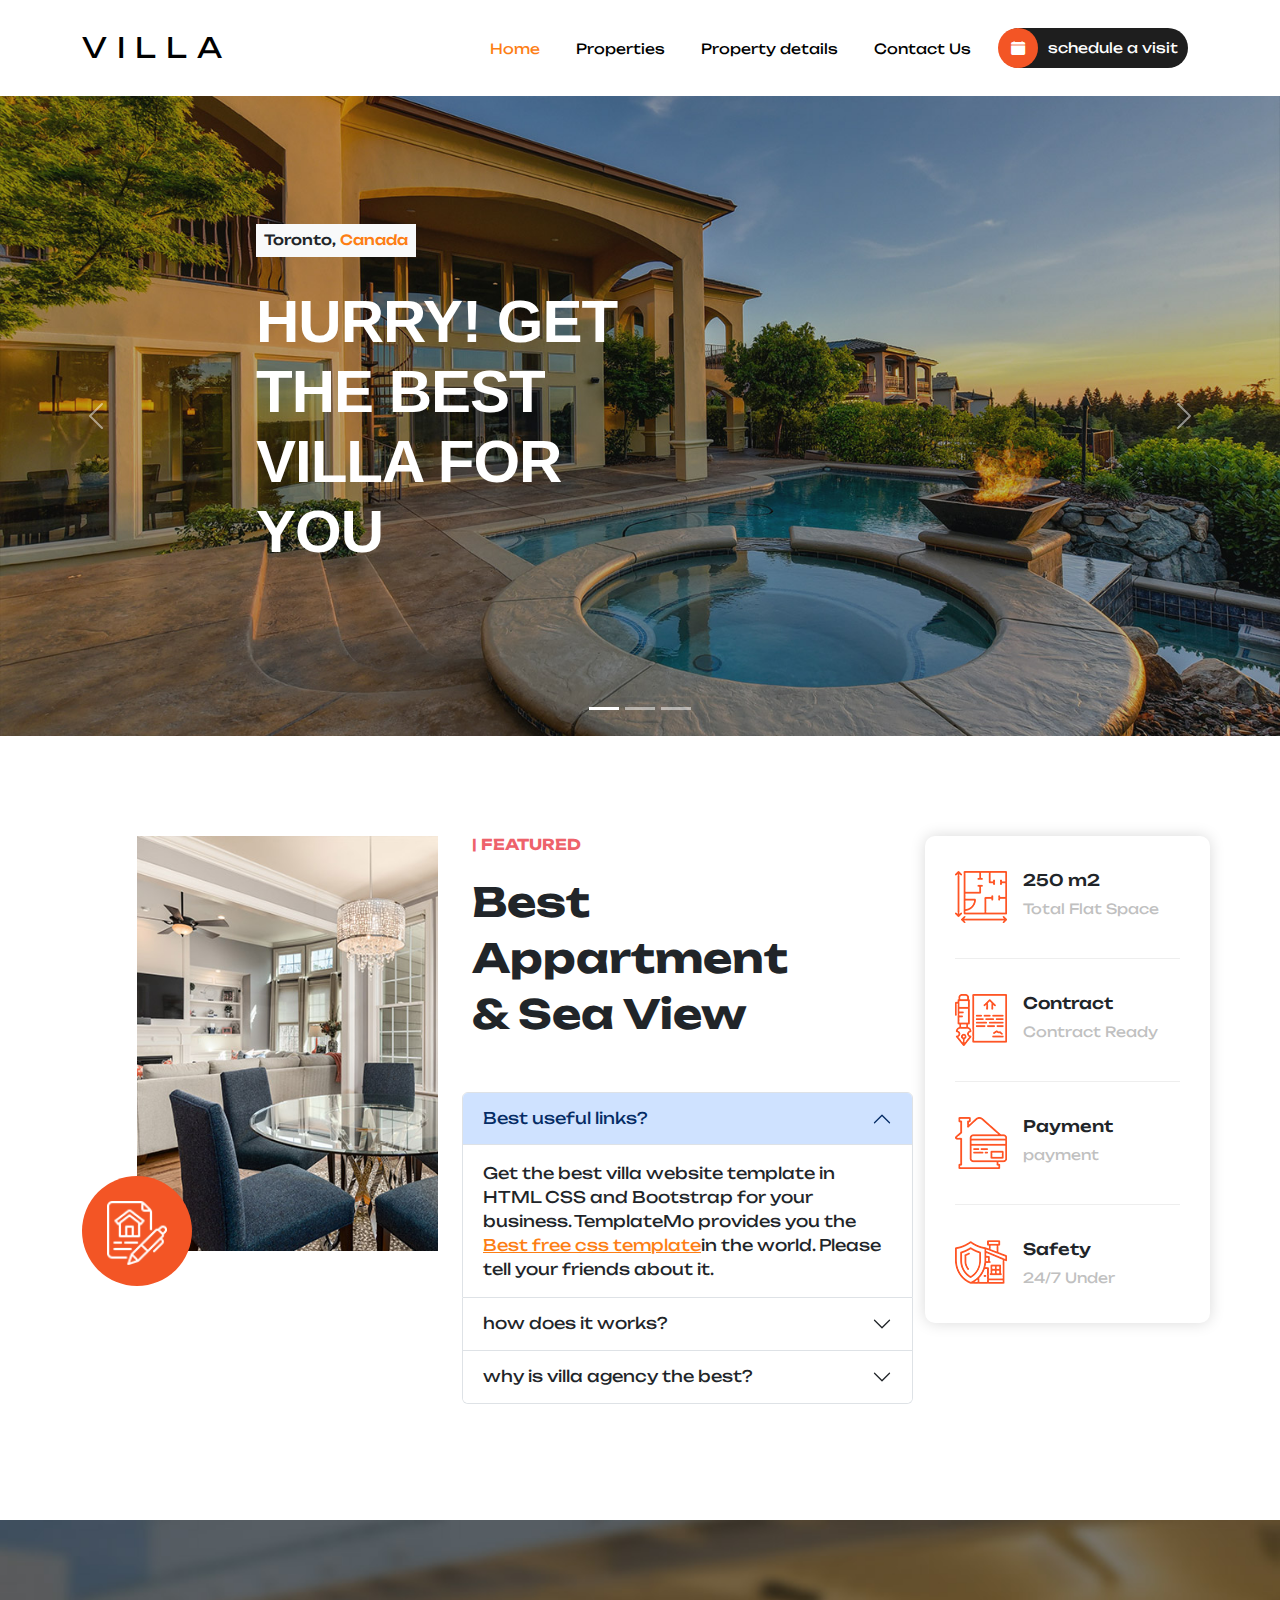
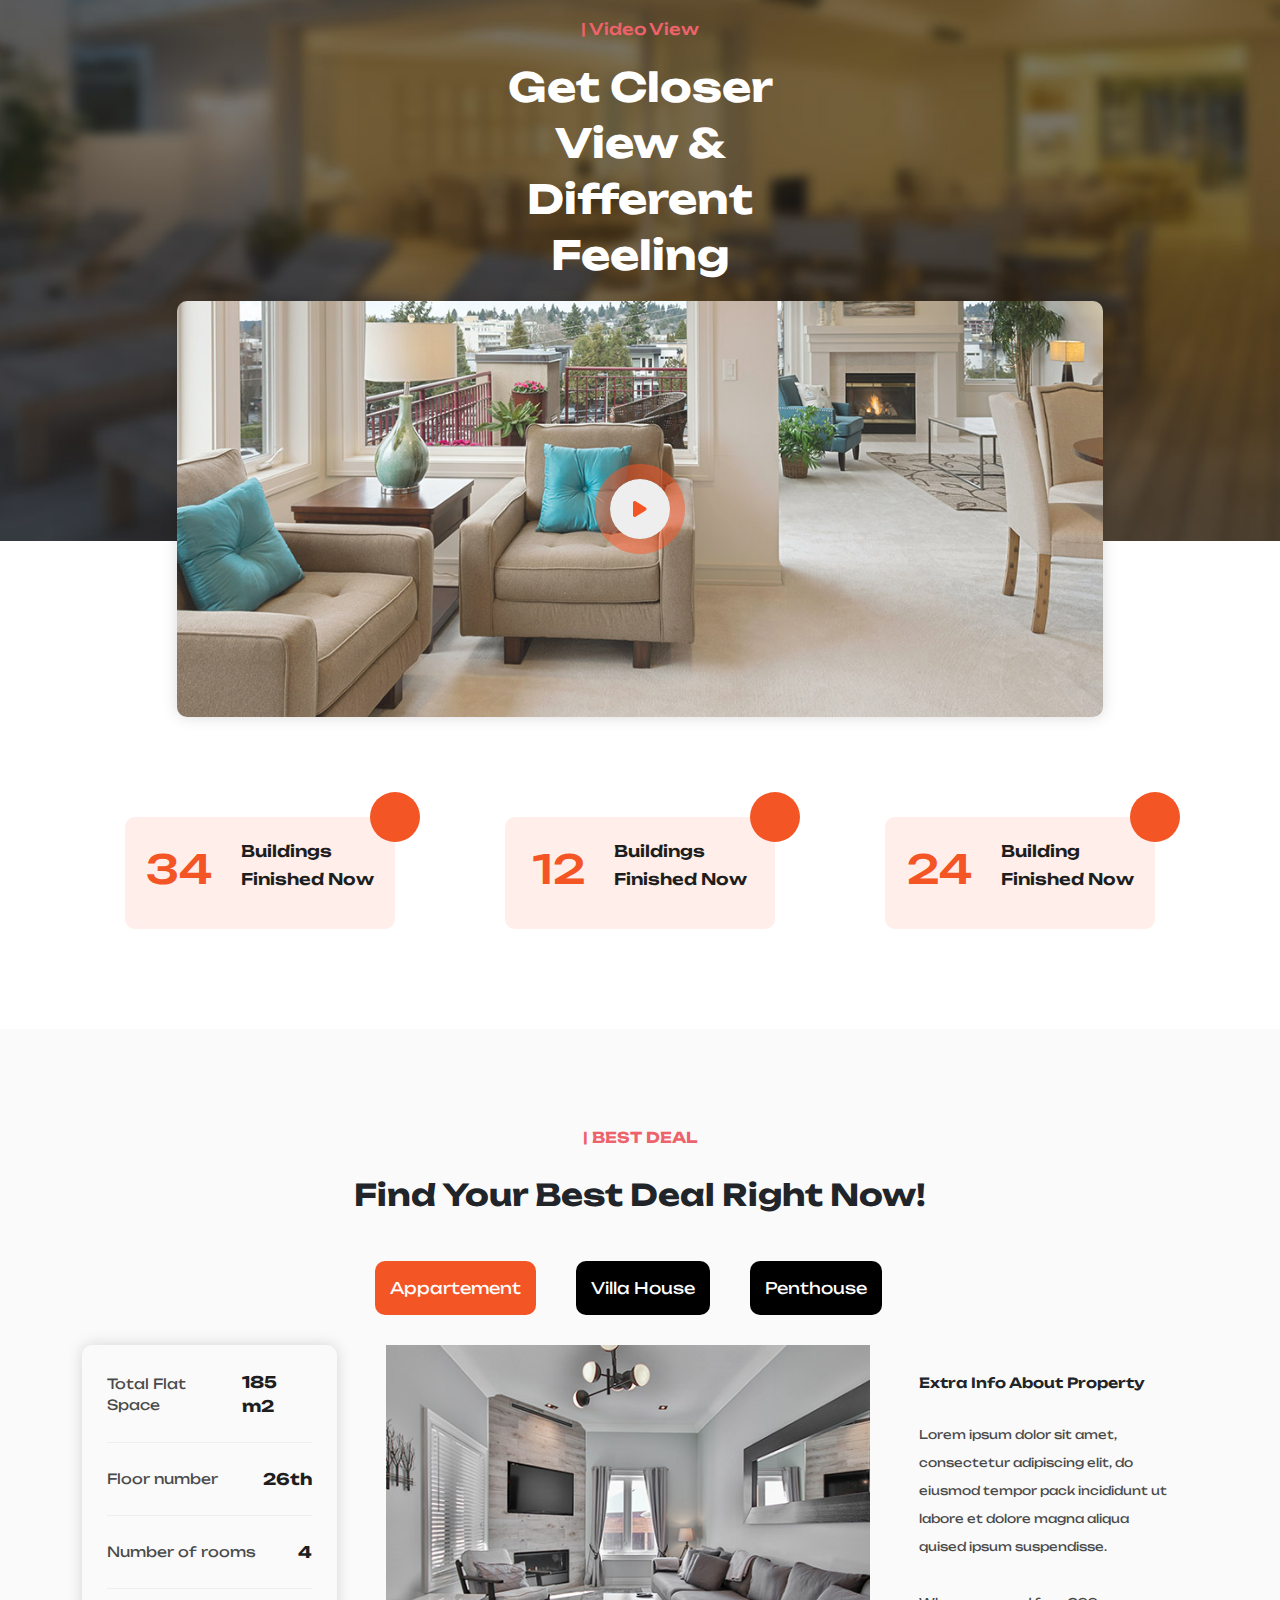
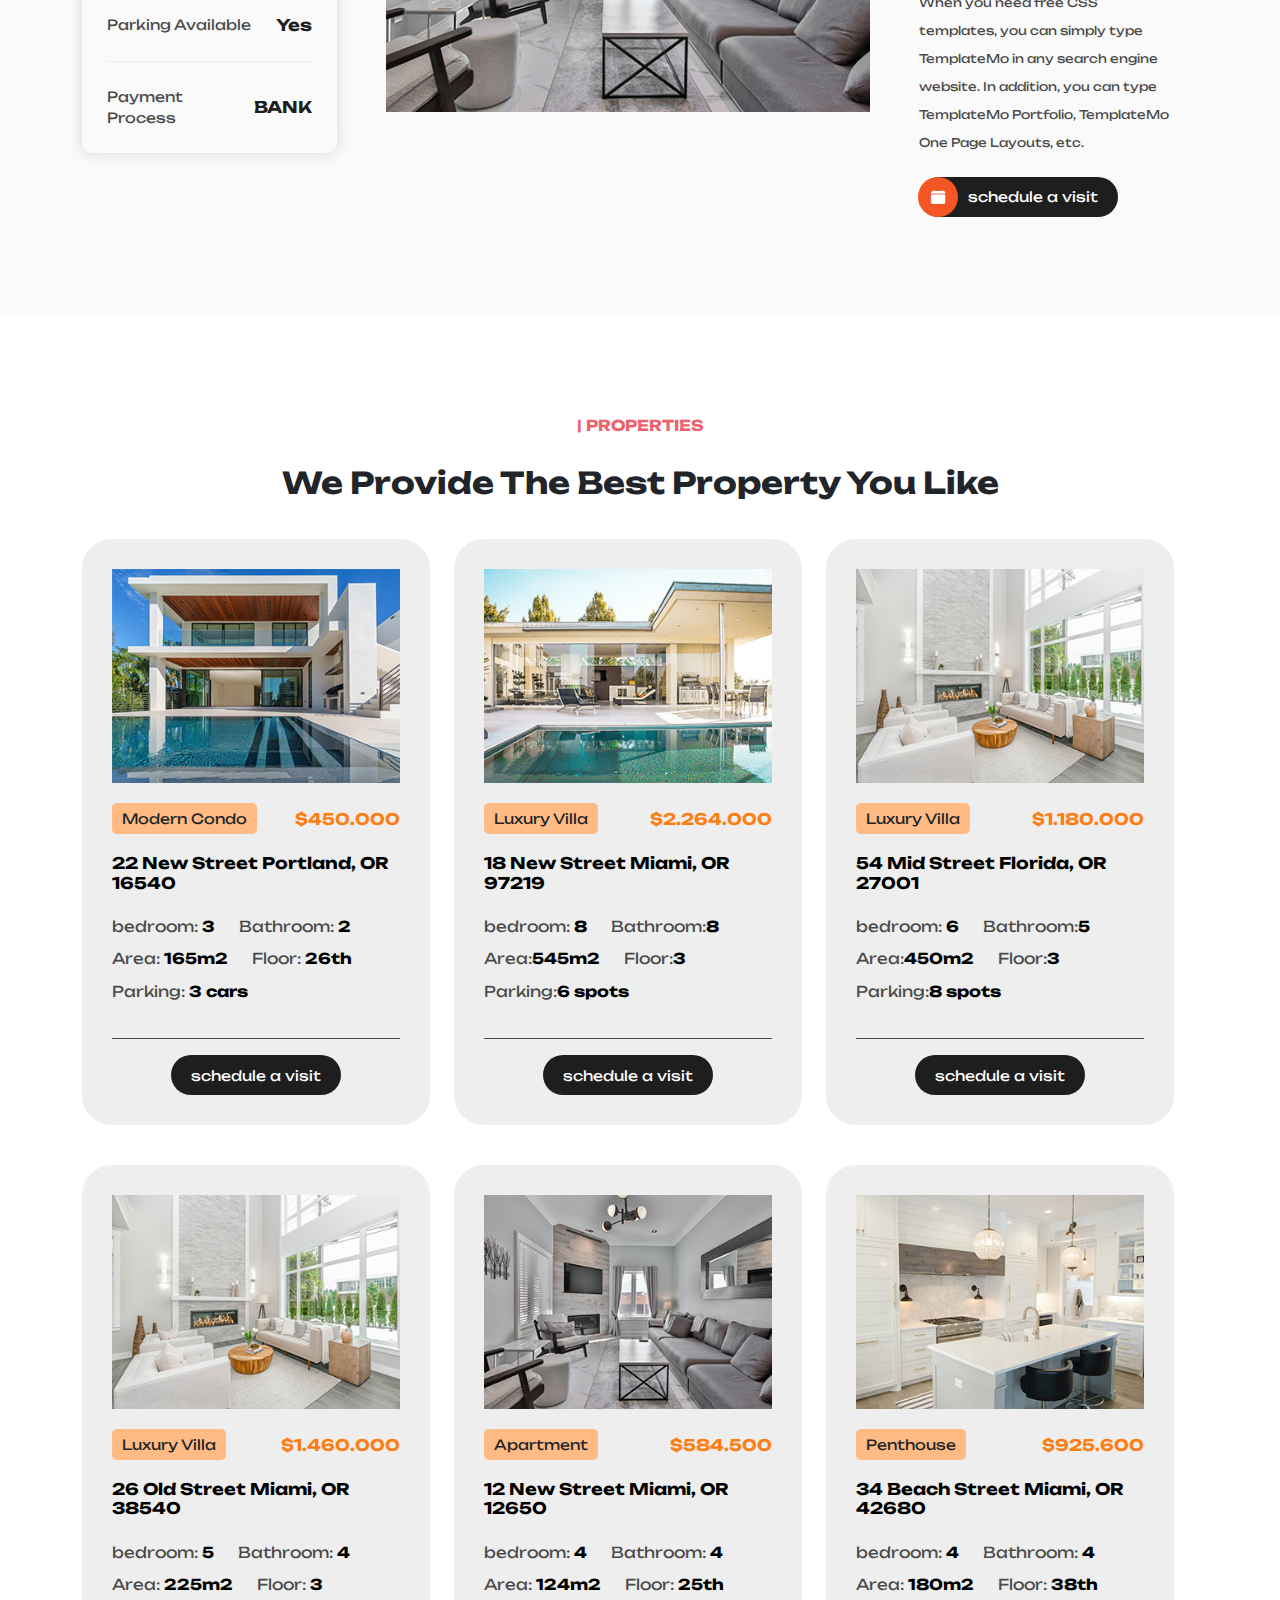
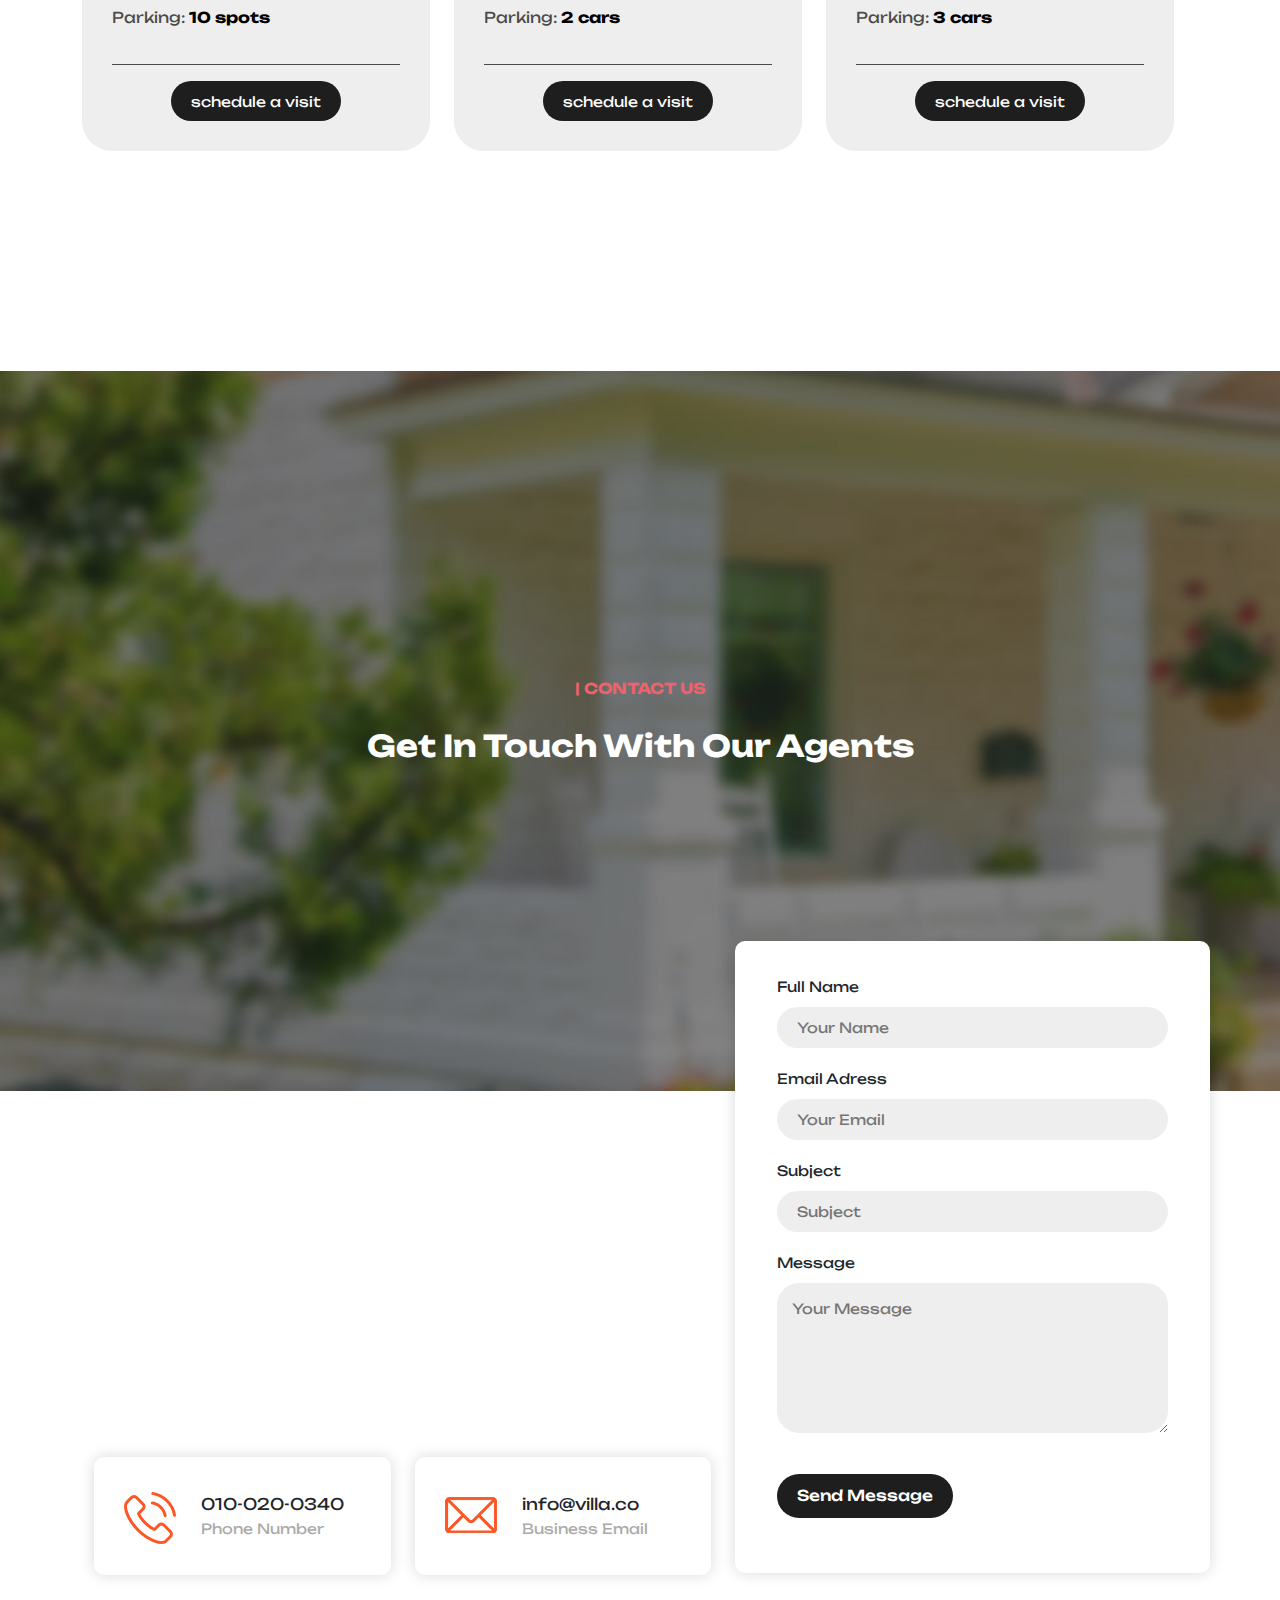
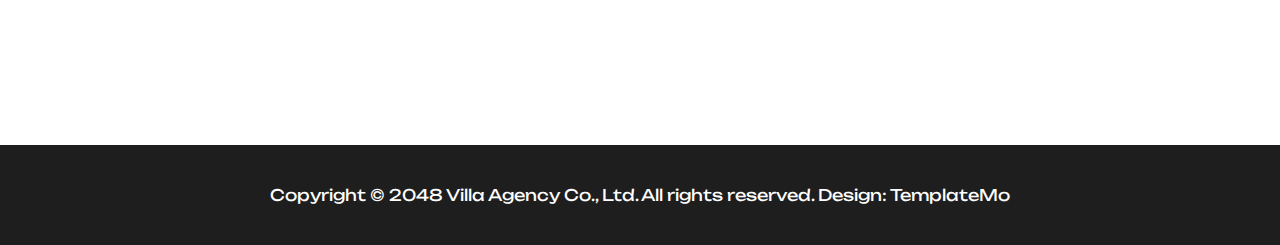
<file: index.html>
<!DOCTYPE html>
<html lang="en">
<head>
  <meta charset="UTF-8">
  <meta name="viewport" content="width=device-width, initial-scale=1.0">
  <title>Vila</title>
  <link rel="stylesheet" href="css/vila.css">
  <link rel="stylesheet" href="css/all.min.css">
  <link rel="stylesheet" href="css/bootstrap.min.css">
  <link rel="stylesheet" href="css/bootstrap.min.css.map">
  <link rel="preconnect" href="https://fonts.googleapis.com">
  <link rel="preconnect" href="https://fonts.gstatic.com" crossorigin>
  <link href="https://fonts.googleapis.com/css2?family=Unbounded:wght@200;300;400;500;600;700;800;900&display=swap" rel="stylesheet">
  <link rel="stylesheet" href="https://cdn.jsdelivr.net/npm/bootstrap-icons@1.11.1/font/bootstrap-icons.css">
</head>
<body>
<header>
  <nav class="navbar navbar-expand-lg navbar-light ">
    <div class="container">
    <a class="navbar-brand" href="#">VILLA</a>
    <button class="navbar-toggler" type="button" data-bs-toggle="collapse" data-bs-target="#navbarSupportedContent" aria-controls="navbarSupportedContent" aria-expanded="false" aria-label="Toggle navigation">
      <span class="navbar-toggler-icon"></span>
    </button>
    <div class="collapse navbar-collapse" id="navbarSupportedContent">
      <ul class="navbar-nav ms-auto">
        <li class="nav-item active"><a class="nav-link" href="#">Home </a></li>
        <li class="nav-item"><a class="nav-link" href="properties.html">Properties</a></li>
        <li class="nav-item"><a class="nav-link" href="detailes.html">Property details</a></li>
        <li class="nav-item"><a class="nav-link" href="contact.html">Contact Us</a></li>
        <li class="nav-item "><a class="nav-link schedule" href="#"><i class="bi bi-calendar-fill"></i>schedule a visit</a></li> 
      </ul> 
    </div>
  </div>
  </nav>
 </header>
 <!--landing-->
 <div class="landing">
  <div id="carouselExampleIndicators" class="carousel slide">
    <div class="carousel-indicators">
      <button type="button" data-bs-target="#carouselExampleIndicators" data-bs-slide-to="0" class="active" aria-current="true" aria-label="Slide 1"></button>
      <button type="button" data-bs-target="#carouselExampleIndicators" data-bs-slide-to="1" aria-label="Slide 2"></button>
      <button type="button" data-bs-target="#carouselExampleIndicators" data-bs-slide-to="2" aria-label="Slide 3"></button>
    </div>
    <div class="carousel-inner">
      <div class="carousel-item active">
        <img src="images/banner-01.jpg" class="d-block w-100" alt="...">
        <div class="text-center des">
          <h4 class="bg-light p-2 fs-14">Toronto, <span class="first-c">Canada</span></h4>
          <p class="carousel-p">HURRY! GET THE BEST VILLA FOR YOU</p>
        </div>
      </div>
      <div class="carousel-item">
        <img src="images/banner-02.jpg" class="d-block w-100" alt="...">
        <div class="text-center des">
          <h4 class="bg-light p-2 fs-14">Melborne, <span class="first-c">australia</span></h4>
          <p class="carousel-p">BE QUICK! GET THE BEST VILLA IN  TOWN</p>
        </div>
      </div>
      <div class="carousel-item">
        <img src="images/banner-03.jpg" class="d-block w-100" alt="...">
        <div class="text-center des">
          <h4 class="bg-light p-2 fs-14">Miami, <span class="first-c">South Florida</span></h4>
          <p class="carousel-p">ACT NOW! GET THE HIGHEST LEVEL PENTHOUSE</p>
        </div>
      </div>
    </div>
    <button class="carousel-control-prev" type="button" data-bs-target="#carouselExampleIndicators" data-bs-slide="prev">
      <span class="carousel-control-prev-icon" aria-hidden="true"></span>
      <span class="visually-hidden">Previous</span>
    </button>
    <button class="carousel-control-next" type="button" data-bs-target="#carouselExampleIndicators" data-bs-slide="next">
      <span class="carousel-control-next-icon" aria-hidden="true"></span>
      <span class="visually-hidden">Next</span>
    </button>
  </div>
 </div>
  <!--landing-->
   <!--featured-->
   <div class="featured">
    <div class="container">
      <div class="row">
       <div class="col-lg-4 mb-3">
        <div class="img">
          <img src="images/featured.jpg" alt="">
         <a href=""><img src="images/featured-icon.png" class="icon"></a>
        </div>
       </div>
       <div class="col-lg-5 mb-3  " >
       <div class="section d-block" >
        <h6>| Featured</h6>     
        <h2>Best Appartment &amp; Sea view</h2>
       </div>
        <div class="accordion d-block" id="accordionExample">
          <div class="accordion-item">
            <h2 class="accordion-header" id="headingOne">
              <button class="accordion-button" type="button" data-bs-toggle="collapse" data-bs-target="#collapseOne" aria-expanded="true" aria-controls="collapseOne">
                Best useful links?
              </button>
            </h2>
            <div id="collapseOne" class="accordion-collapse collapse show" aria-labelledby="headingOne" data-bs-parent="#accordionExample">
              <div class="accordion-body">
                Get the best villa website template in HTML CSS and Bootstrap for your business. TemplateMo provides you the <a class="first-c">Best free css template</a>in the world. Please tell your friends about it.
              </div>
            </div>
          </div>
          <div class="accordion-item">
            <h2 class="accordion-header" id="headingTwo">
              <button class="accordion-button collapsed" type="button" data-bs-toggle="collapse" data-bs-target="#collapseTwo" aria-expanded="false" aria-controls="collapseTwo">
              how does it works?
              </button>
            </h2>
            <div id="collapseTwo" class="accordion-collapse collapse" aria-labelledby="headingTwo" data-bs-parent="#accordionExample">
              <div class="accordion-body">
                Dolor<strong>almesit amet</strong> consectetur adipiscing elit, sed doesn't eiusmod tempor incididunt ut labore consectetur<code>adipiscing</code>elit, sed do eiusmod tempor incididunt ut labore et dolore magna aliqua.
              </div>
            </div>
          </div>
          <div class="accordion-item">
            <h2 class="accordion-header" id="headingThree">
              <button class="accordion-button collapsed" type="button" data-bs-toggle="collapse" data-bs-target="#collapseThree" aria-expanded="false" aria-controls="collapseThree">
                why is villa agency the best?
              </button>
            </h2>
            <div id="collapseThree" class="accordion-collapse collapse" aria-labelledby="headingThree" data-bs-parent="#accordionExample">
              <div class="accordion-body">
                Dolor<strong>almesit amet</strong> consectetur adipiscing elit, sed doesn't eiusmod tempor incididunt ut labore consectetur<code>adipiscing</code>elit, sed do eiusmod tempor incididunt ut labore et dolore magna aliqua.
              </div>
            </div>
          </div>
        </div>
      </div>
       <div class="col-lg-3 mb-3">
       <ul >
        <li class="d-flex " > 
          <div class="me-3"> <img src="images/info-icon-01.png"  alt=""></div>
          <div>
            <h6>250 m2</h6>
            <span class=" d-block fs-14 f6-cg">Total Flat Space</span>
          </div>
        </li>
        <li class="d-flex ">
          <div class="me-3">
            <img src="images/info-icon-02.png" alt="">
              
            </div>   
          <div>
            <h6>Contract</h6>
            <span class=" d-block f6-cg">Contract Ready</span>
          </div>
        </li>
        <li class="d-flex ">
          <div class="me-3">
            <img src="images/info-icon-03.png" alt="">
             
            </div>   
              <div>
                <h6>Payment</h6>
                <span class="f6-cg d-block">payment</span>
              </div>
            </li>
        <li class="d-flex">
      <div class="me-3">
        <img src="images/info-icon-04.png" alt="">
       
        </div>   
          <div>
            <h6>Safety</h6>
            <span class="f6-cg d-block">24/7 Under</span>
          </div>
        </li>
       </ul>
       </div>
      </div>
    </div>
   </div>
   <!--featured-->
   <!--video-->
   <div class="video">
    <div class="container video-section">
      <div class="row">
        <div class="col-lg-4 offset-lg-4">
          <div class="section-heading text-center">
            <h6 class="c-white">| Video View</h6>
            <h2>Get Closer View &amp; Different Feeling</h2>
          </div>

        
          
        </div>
      </div>
    </div>
  </div>
  <div class="video-content">
    <div class="container"> 
    <div class="row">
      <div class="col-lg-10 offset-lg-1"> 
         <div class="video-frame">
            <img src="images/video-frame.jpg" alt="">
            <a href=""><i class="fa fa-play"></i></a>
         </div>
      </div>
    </div>
  </div>
  </div>
  <!--video-->
  <!--fun facts-->
  <div class="fun-facts">
    <div class="container">
      <div class="row">
        <div class="col-lg-12">
          <div class="wrapper">
            <div class="row">
              <div class="col-lg-4">
                <div class="counter">
                  <h2 class="num" data-goal="34">0</h2>
                  <p>Buildings
                    <br>
                    Finished Now
                  </p>
                </div>
              </div>
              <div class="col-lg-4">
                <div class="counter">
                  <h2 class="num" data-goal="12">0</h2>
                  <p>Buildings
                    <br>
                    Finished Now
                  </p>
                </div>
              </div>
              <div class="col-lg-4">
                <div class="counter">
                  <h2 class="num" data-goal="24">0</h2>
                  <p>Building
                    <br>
                    Finished Now
                </p>

                    
                 
                  
                </div>
              </div>
            </div>
          </div>

        </div>
      </div>
    </div>
  </div>
  <!--fun facts-->
  <!--deals-->
  <div class="deals">
    <div class="container">
      <div class="row">
        <div class="col-lg-12">
          <div class="section d-block text-center" >
            <h6 class="special">| BEST DEAL</h6>     
            <h2 class="after-spacial">Find Your Best Deal Right Now!</h2>
          </div>
        </div>
        <div class="row">
          <div class="container">
           
              <div class=" buttons ">
                <button  class="btn active" id="btn1">Appartement</button>
                <button  class="btn" id="btn2" >Villa House</button>
                <button  class="btn" id="btn3">Penthouse</button>
                </div>
           
          </div>
        </div>

          <div class="row tabs-content show" id="tabs-content1">
             <div class="col-lg-3 ">
              <ul>    
                <li>
                  <span>Total Flat Space</span>
                  <span>185 m2</span>
                </li>
                <li>
                  <span>Floor number</span>
                  <span>26th</span>
                </li>
                <li>
                  <span>Number of rooms</span>
                  <span>4</span>
                </li>
                <li>
                  <span>Parking Available</span>
                  <span>Yes</span>
                </li>
                <li>
                  <span>Payment Process</span>
                  <span>BANK</span>
                </li>
              </ul>
            </div>
            <div class="col-lg-6 " >
              <img src="images/deal-01.jpg" alt="">
            </div>
            <div class="col-lg-3 " >
             <h4> Extra Info About Property</h4>
             <p>Lorem ipsum dolor sit amet, consectetur adipiscing elit, do eiusmod tempor pack incididunt ut labore et dolore magna aliqua quised ipsum suspendisse.
              <br><br>
              When you need free CSS templates, you can simply type TemplateMo in any search engine website. In addition, you can type TemplateMo Portfolio, TemplateMo One Page Layouts, etc.
             </p>
             <a class="nav-link schedule" href="#"><i class="bi bi-calendar-fill"></i>schedule a visit</a>
            </div>
          </div> 
    <div class="row tabs-content " id="tabs-content2"> 
          
      <div class="col-lg-3 ">
       <ul>    
         <li>
           <span>Total Flat Space</span>
           <span>185 m2</span>
         </li>
         <li>
           <span>Floor number</span>
           <span>26th</span>
         </li>
         <li>
           <span>Number of rooms</span>
           <span>4</span>
         </li>
         <li>
           <span>Parking Available</span>
           <span>Yes</span>
         </li>
         <li>
           <span>Payment Process</span>
           <span>BANK</span>
         </li>
       </ul>
     </div>
     <div class="col-lg-6 " >
       <img src="images/deal-03.jpg" alt="">
     </div>
     <div class="col-lg-3 " >
      <h4> Extra Info About Property</h4>
      <p>Lorem ipsum dolor sit amet, consectetur adipiscing elit, do eiusmod tempor pack incididunt ut labore et dolore magna aliqua quised ipsum suspendisse.
       <br><br>
       When you need free CSS templates, you can simply type TemplateMo in any search engine website. In addition, you can type TemplateMo Portfolio, TemplateMo One Page Layouts, etc.
      </p>
      <a class="nav-link schedule" href="#"><i class="bi bi-calendar-fill"></i>schedule a visit</a>
     </div>
    </div>
    <div class="row tabs-content " id="tabs-content3"> 
          
    <div class="col-lg-3 ">
     <ul>    
       <li>
         <span>Total Flat Space</span>
         <span>185 m2</span>
       </li>
       <li>
         <span>Floor number</span>
         <span>26th</span>
       </li>
       <li>
         <span>Number of rooms</span>
         <span>4</span>
       </li>
       <li>
         <span>Parking Available</span>
         <span>Yes</span>
       </li>
       <li>
         <span>Payment Process</span>
         <span>BANK</span>
       </li>
     </ul>
   </div>
   <div class="col-lg-6 " >
     <img src="images/deal-02.jpg" alt="">
   </div>
   <div class="col-lg-3 " >
    <h4> Extra Info About Property</h4>
    <p>Lorem ipsum dolor sit amet, consectetur adipiscing elit, do eiusmod tempor pack incididunt ut labore et dolore magna aliqua quised ipsum suspendisse.
     <br><br>
     When you need free CSS templates, you can simply type TemplateMo in any search engine website. In addition, you can type TemplateMo Portfolio, TemplateMo One Page Layouts, etc.
    </p>
    <a class="nav-link schedule" href="#"><i class="bi bi-calendar-fill"></i>schedule a visit</a>
   </div>
    </div>
          </div>
        </div>
    </div>
  </div>
  
  <!--deals-->
  <!--PROPERTIES-->
  <div class="properties">
    <div class="container">
      <div class="row">
        <div class="col-lg-12">
          <div class="section d-block text-center" >
            <h6 class="special">| PROPERTIES</h6>     
            <h2 class="after-spacial">We Provide The Best Property You Like</h2>
          </div>
        </div>
       <div class="row">
        <div class="col-lg-4 col-md-6">
          <div class="item">
            <img src="images/property-01.jpg" alt="">
            <div class="spans">
              <span class="house">Modern Condo</span>
              <span class="price">$450.000</span>
            </div>
            <h6><a href="">22 New Street Portland, OR 16540</a></h6>
           <ul>
            <li>bedroom: <span>3</span> </li>
            <li>Bathroom: <span>2</span></li>
            <li>Area: <span>165m2</span></li>
            <li>Floor: <span>26th</span></li>
            <li>Parking: <span>3  cars</span></li>
           </ul>
        <div class="main-button"><a class="nav-link schedule" href="#">schedule a visit</a></div>  
        </div>
        </div>
        <div class="col-lg-4 col-md-6">
          <div class="item">
            <img src="images/property-02.jpg" alt="">
            <div class="spans">
              <span class="house">Luxury Villa</span>
              <span class="price">$2.264.000</span>
            </div>
            <h6><a href="">18 New Street Miami, OR 97219</a></h6>
           <ul>
            <li>bedroom: <span>8</span> </li>
            <li>Bathroom:<span>8</span> </li>
            <li>Area:<span>545m2</span> </li>
            <li>Floor:<span>3</span></li>
            <li>Parking:<span>6  spots</span> </li>
           </ul>
           <a class="nav-link schedule" href="#">schedule a visit</a>
        </div>
        </div>
        <div class="col-lg-4 col-md-6">
          <div class="item">
          <img src="images/property-04.jpg" alt="">
            <div class="spans">
              <span class="house">Luxury Villa</span>
              <span class="price">$1.180.000</span>
            </div>
            <h6><a href=""> 54 Mid Street Florida, OR 27001</a></h6>
           <ul>
            <li>bedroom: <span>6</span> </li>
            <li>Bathroom:<span>5</span> </li>
            <li>Area:<span>450m2</span> </li>
            <li>Floor:<span>3</span></li>
            <li>Parking:<span>8  spots</span> </li>
           </ul>
           <a class="nav-link schedule" href="#">schedule a visit</a>
        </div>
        </div>
        <div class="col-lg-4 col-md-6">
          <div class="item">
            <img src="images/property-04.jpg" alt="">
            <div class="spans">
              <span class="house">Luxury Villa</span>
              <span class="price">$1.460.000</span>
            </div>
            <h6><a href="">26 Old Street Miami, OR 38540</a></h6>
           <ul>
            <li>bedroom: <span>5</span></li>
            <li>Bathroom: <span>4</span></li>
            <li>Area: <span>225m2</span></li>
            <li>Floor: <span>3</span></li>
            <li>Parking: <span>10 spots</span>  </li>
           </ul>
           <a class="nav-link schedule" href="#">schedule a visit</a>
        </div>
        </div>
        <div class="col-lg-4 col-md-6">
          <div class="item">
            <img src="images/property-05.jpg" alt="">
            <div class="spans">
              <span class="house">Apartment</span>
              <span class="price">$584.500</span>
            </div>
            <h6><a href="">12 New Street Miami, OR 12650</a></h6>
           <ul>
            <li>bedroom: <span>4</span></li>
            <li>Bathroom: <span>4</span></li>
            <li>Area: <span>124m2</span></li>
            <li>Floor: <span>25th</span></li>
            <li>Parking: <span>2 cars</span>  </li>
           </ul>
           <a class="nav-link schedule" href="#">schedule a visit</a>
        </div>
        </div>
        <div class="col-lg-4 col-md-6">
          <div class="item">
            <img src="images/property-06.jpg" alt="">
            <div class="spans">
              <span class="house">Penthouse</span>
              <span class="price">$925.600</span>
            </div>
            <h6><a href="">34 Beach Street Miami, OR 42680
            </a></h6>
           <ul>
            <li>bedroom: <span>4</span></li>
            <li>Bathroom: <span>4</span></li>
            <li>Area: <span>180m2</span></li>
            <li>Floor: <span>38th</span></li>
            <li>Parking: <span>3 cars</span>  </li>
           </ul>
           <a class="nav-link schedule" href="#">schedule a visit</a>
        </div>
        </div>
       </div>
    </div>
  </div>
</div>
  <!--PROPERTIES-->
  <!--contact-->
  <div class="contact">
    <div class="row">
      <div class="col-lg-12">
        <div class="section d-block text-center" >
          <h6 class="special">| CONTACT US</h6>     
          <h2 class="after-spacial text-white">Get In Touch With Our Agents</h2>
        </div>
      </div>
</div></div>
<div class="container  forms">
  <div class="row">
    <div class="col-lg-7">
      <div class="container">
        <iframe src="https://www.google.com/maps/embed?pb=!1m18!1m12!1m3!1d28703.044484466373!2d-80.1456168481631!3d25.939146286011255!2m3!1f0!2f0!3f0!3m2!1i1024!2i768!4f13.1!3m3!1m2!1s0x88d9acfee073549d%3A0xf4e74db7a5da487a!2sSunny%20Isles%20Beach%2C%20Floride%2033160%2C%20%C3%89tats-Unis!5e0!3m2!1sfr!2sdz!4v1696428361678!5m2!1sfr!2sdz" width="600" height="450" style="border:0;" allowfullscreen="" loading="lazy" referrerpolicy="no-referrer-when-downgrade"></iframe>
      </div>
      <div class="container">
      <div class="row">
        <div class="col-lg-6 ">
         <div class="icons phone">
           <img src="images/phone-icon.png">
          
            <span>010-020-0340</span>
            <span>Phone Number</span>
          </div>
        </div>
        <div class="col-lg-6 ">
          <div class="icons email">
            <img src="images/email-icon.png">
          
            <span>info@villa.co</span>
            <span>Business Email</span>
          </div>
        </div>
      </div>
      </div>
    </div>
    <div class="col-lg-5">
      <div class="row info">
        <div class="col-12">
          <fieldset>
            <label for="name">Full Name</label>
            <input type="text" name="name" placeholder="Your Name">
          </fieldset>
        </div>
        <div class="col-12"><fieldset>
            <label for="email">Email Adress</label>
            <input type="text" name="email" placeholder="Your Email">
          </fieldset></div>
        <div class="col-12"><fieldset>
            <label for="subject">Subject</label>
            <input type="text" placeholder="Subject" name="subject">
          </fieldset></div>
        <div class="col-12"><fieldset>
            <label for="msg">Message</label>
            <textarea  name="msg" placeholder="Your Message"></textarea>
          </fieldset>
        </div>
        <div class="col-12">
          <fieldset>
          <button >Send Message</button>
        </fieldset>
      </div>
      </div>
    </div>
  </div>
</div>
  
  <!--contact-->
  <!--footer-->
  <footer>
  <div class="container text-center">
  <p>Copyright © 2048 Villa Agency Co., Ltd. All rights reserved. Design: TemplateMo</p>     
  </div>
  </footer>
    
    

  
  <!--footer-->
  <script src="js/all.min.js"></script>
  <script src="js/bootstrap.bundle.min.js"></script>
  <script src="js/bootstrap.bundle.min.js.map"></script>
  <script src="js/style.js"></script>
</body>
</html>
</file>
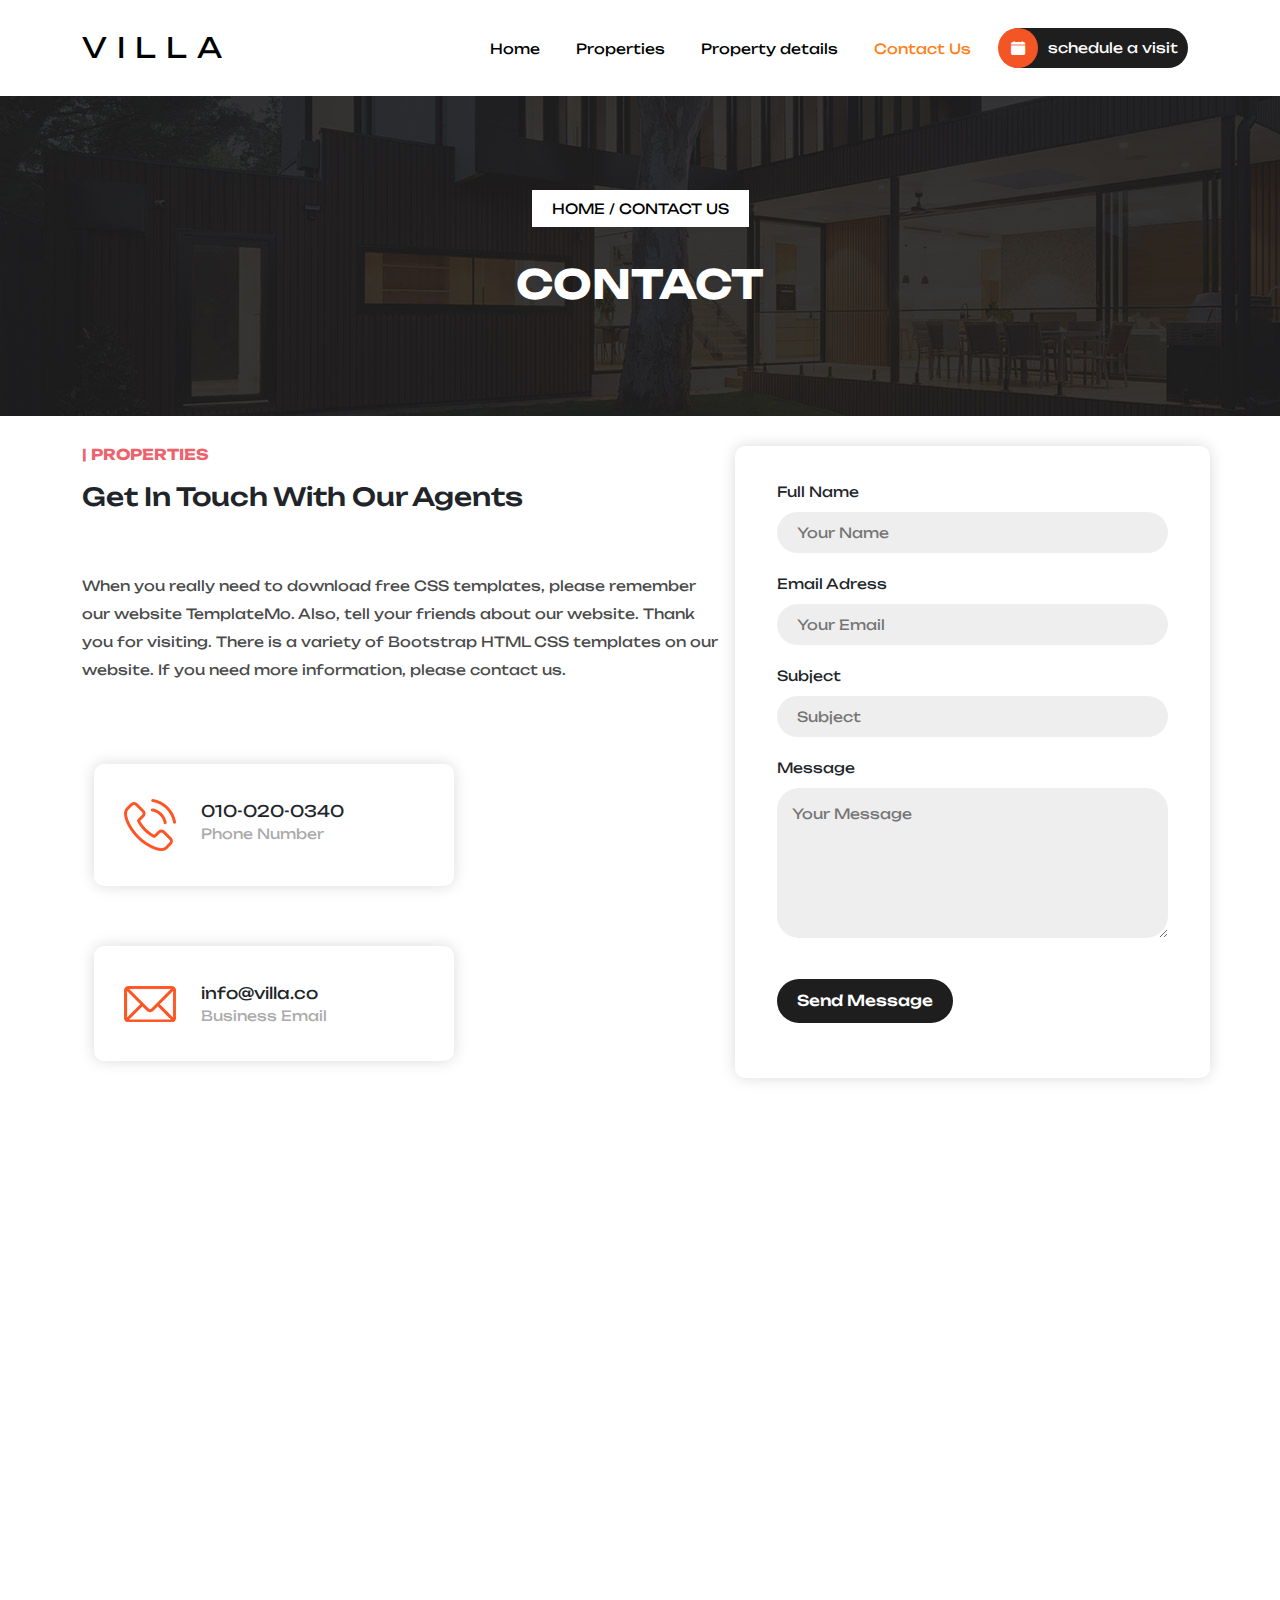
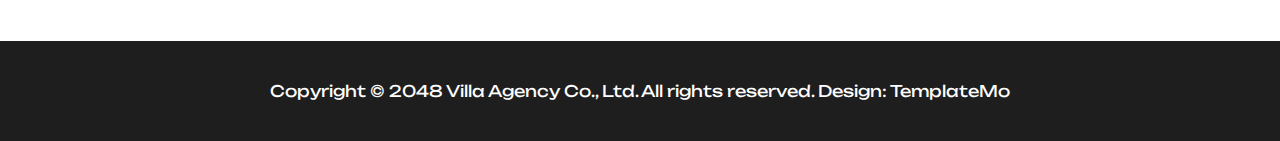
<file: contact.html>
<!DOCTYPE html>
<html lang="en">
<head>
  <meta charset="UTF-8">
  <meta name="viewport" content="width=device-width, initial-scale=1.0">
  <title>Vila</title>
  <link rel="stylesheet" href="css/vila.css">
  <link rel="stylesheet" href="css/all.min.css">
  <link rel="stylesheet" href="css/bootstrap.min.css">
  <link rel="stylesheet" href="css/bootstrap.min.css.map">
  <link rel="preconnect" href="https://fonts.googleapis.com">
  <link rel="preconnect" href="https://fonts.gstatic.com" crossorigin>
  <link href="https://fonts.googleapis.com/css2?family=Unbounded:wght@200;300;400;500;600;700;800;900&display=swap" rel="stylesheet">
  <link rel="stylesheet" href="https://cdn.jsdelivr.net/npm/bootstrap-icons@1.11.1/font/bootstrap-icons.css">
</head>
<body>

<header>
  <nav class="navbar navbar-expand-lg navbar-light ">
    <div class="container">
    <a class="navbar-brand" href="#">VILLA</a>
    <button class="navbar-toggler" type="button" data-bs-toggle="collapse" data-bs-target="#navbarSupportedContent" aria-controls="navbarSupportedContent" aria-expanded="false" aria-label="Toggle navigation">
      <span class="navbar-toggler-icon"></span>
    </button>
    <div class="collapse navbar-collapse" id="navbarSupportedContent">
      <ul class="navbar-nav ms-auto">
        <li class="nav-item"><a class="nav-link" href="index.html">Home </a></li>
        <li class="nav-item"><a class="nav-link" href="properties.html">Properties</a></li>
        <li class="nav-item"><a class="nav-link" href="detailes.html">Property details</a></li>
        <li class="nav-item active"><a class="nav-link" href="#">Contact Us</a></li>
        <li class="nav-item "><a class="nav-link schedule" href="#"><i class="bi bi-calendar-fill"></i>schedule a visit</a></li> 
      </ul> 
    </div>
  </div>
  </nav>
 </header>
 <!--landing-->
 <div class="landing-properties">
  <div class="container text-center">
    <div class="row">
      <div class="col-lg-12">
      <span class="title">HOME / CONTACT US</span>
      <h2>CONTACT</h2>
      </div>
    </div>
  </div>
 </div>
 <!--landing-->
 <!--contact-->
 <div class="contact-us">
  </div>
<div class="container  form">
<div class="row">
  <div class="col-lg-7">
    <div class="col-lg-12">
      <div class="section d-block" >
        <h6 class="special">| PROPERTIES</h6>     
        <h2 >Get In Touch With Our Agents</h2>
      </div>
      <p>When you really need to download free CSS templates, please remember our website TemplateMo. Also, tell your friends about our website. Thank you for visiting. There is a variety of Bootstrap HTML CSS templates on our website. If you need more information, please contact us.</p>
    </div>
    <div class="container">
    <div class="row">
      <div class="col-lg-12 ">
       <div class="icons phone">
         <img src="images/phone-icon.png">
        
          <span>010-020-0340</span>
          <span class="d-block">Phone Number</span>
        </div>
      </div>
      <div class="col-lg-12 ">
        <div class="icons email">
          <img src="images/email-icon.png">
        
          <span>info@villa.co</span>
          <span class="d-block">Business Email</span>
        </div>
      </div>
    </div>
    </div>
  </div>
  <div class="col-lg-5">
    <div class="row info">
      <div class="col-12">
        <fieldset>
          <label for="name">Full Name</label>
          <input type="text" name="name" placeholder="Your Name">
        </fieldset>
      </div>
      <div class="col-12"><fieldset>
          <label for="email">Email Adress</label>
          <input type="text" name="email" placeholder="Your Email">
        </fieldset></div>
      <div class="col-12"><fieldset>
          <label for="subject">Subject</label>
          <input type="text" placeholder="Subject" name="subject">
        </fieldset></div>
      <div class="col-12"><fieldset>
          <label for="msg">Message</label>
          <textarea  name="msg" placeholder="Your Message"></textarea>
        </fieldset>
      </div>
      <div class="col-12">
        <fieldset>
        <button >Send Message</button>
      </fieldset>
    </div>
    </div>
  </div>
</div>
</div>
<div class="container">
  <div class="row">
    <div class="col-lg-12 map">
      <iframe src="https://www.google.com/maps/embed?pb=!1m18!1m12!1m3!1d28703.044484466373!2d-80.1456168481631!3d25.939146286011255!2m3!1f0!2f0!3f0!3m2!1i1024!2i768!4f13.1!3m3!1m2!1s0x88d9acfee073549d%3A0xf4e74db7a5da487a!2sSunny%20Isles%20Beach%2C%20Floride%2033160%2C%20%C3%89tats-Unis!5e0!3m2!1sfr!2sdz!4v1696872845084!5m2!1sfr!2sdz" width="800" height="600" style="border:0;" allowfullscreen="" loading="lazy" referrerpolicy="no-referrer-when-downgrade"></iframe>
    </div>
  </div>
</div>
 <!--Contact-->
   <!--footer-->
   <footer>
    <div class="container text-center">
    <p>Copyright © 2048 Villa Agency Co., Ltd. All rights reserved. Design: TemplateMo</p>     
    </div>
    </footer>
    <!--footer-->
  <script src="js/all.min.js"></script>
  <script src="js/bootstrap.bundle.min.js"></script>
  <script src="js/bootstrap.bundle.min.js.map"></script>
  <script src="js/style.js"></script>
</body>
</html>
</file>
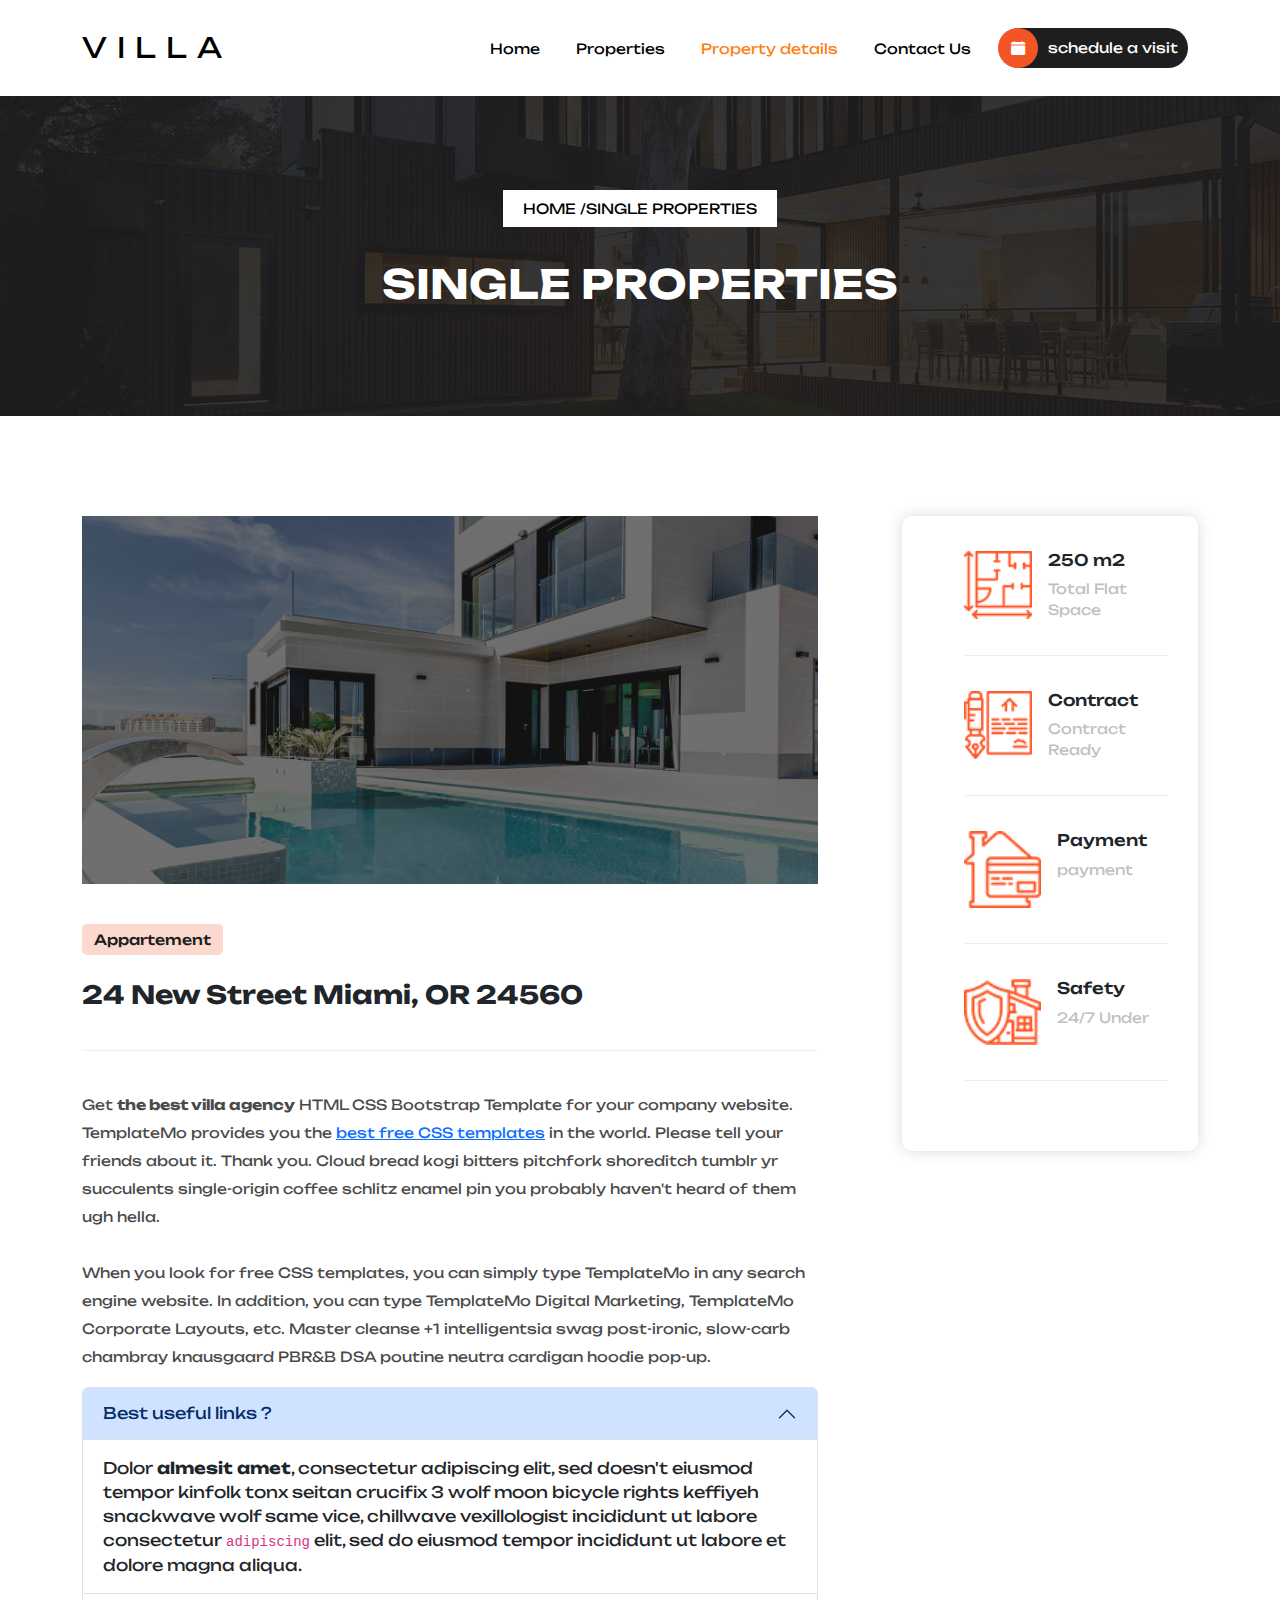
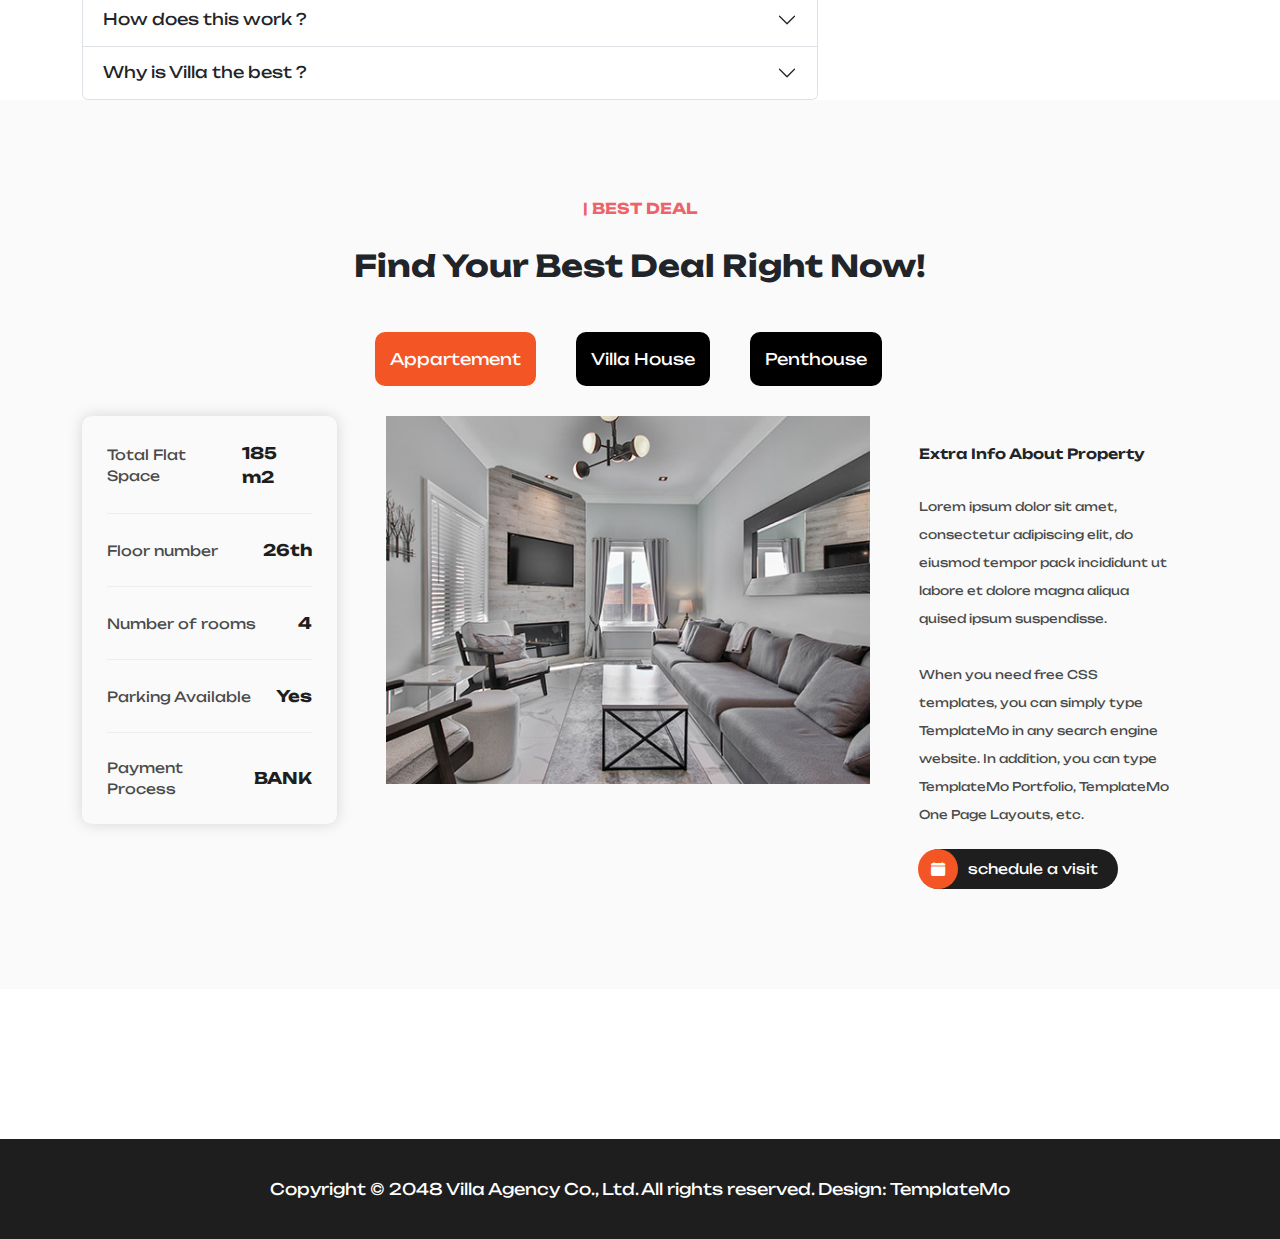
<file: detailes.html>
<!DOCTYPE html>
<html lang="en">
<head>
  <meta charset="UTF-8">
  <meta name="viewport" content="width=device-width, initial-scale=1.0">
  <title>Vila</title>
  <link rel="stylesheet" href="css/vila.css">
  <link rel="stylesheet" href="css/all.min.css">
  <link rel="stylesheet" href="css/bootstrap.min.css">
  <link rel="stylesheet" href="css/bootstrap.min.css.map">
  <link rel="preconnect" href="https://fonts.googleapis.com">
  <link rel="preconnect" href="https://fonts.gstatic.com" crossorigin>
  <link href="https://fonts.googleapis.com/css2?family=Unbounded:wght@200;300;400;500;600;700;800;900&display=swap" rel="stylesheet">
  <link rel="stylesheet" href="https://cdn.jsdelivr.net/npm/bootstrap-icons@1.11.1/font/bootstrap-icons.css">
</head>
<body>
  <header>
    <nav class="navbar navbar-expand-lg navbar-light ">
      <div class="container">
      <a class="navbar-brand" href="#">VILLA</a>
      <button class="navbar-toggler" type="button" data-bs-toggle="collapse" data-bs-target="#navbarSupportedContent" aria-controls="navbarSupportedContent" aria-expanded="false" aria-label="Toggle navigation">
        <span class="navbar-toggler-icon"></span>
      </button>
      <div class="collapse navbar-collapse" id="navbarSupportedContent">
        <ul class="navbar-nav ms-auto">
          <li class="nav-item"><a class="nav-link" href="index.html">Home </a></li>
          <li class="nav-item"><a class="nav-link" href="properties.html">Properties</a></li>
          <li class="nav-item active"><a class="nav-link" href="#">Property details</a></li>
          <li class="nav-item"><a class="nav-link" href="contact.html">Contact Us</a></li>
          <li class="nav-item "><a class="nav-link schedule" href="#"><i class="bi bi-calendar-fill"></i>schedule a visit</a></li> 
        </ul> 
      </div>
    </div>
    </nav>
  </header>
  <div class="landing-properties">
    <div class="container text-center">
      <div class="row">
        <div class="col-lg-12">
        <span class="title">HOME /SINGLE PROPERTIES</span>
        <h2>SINGLE PROPERTIES</h2>
        </div>
      </div>
    </div>
  </div>
    <!--details-->
    <div class="details">
      <div class="container">
        <div class="row">
          <div class="col-lg-8">
            <div class="main-image">
              <img src="images/banner-03.jpg" alt="">
            </div>
            <div class="main-content">
              <span class="category">Appartement</span>
              <h4>24 New Street Miami, OR 24560</h4>
              <p>Get <strong>the best villa agency</strong> HTML CSS Bootstrap Template for your company website. TemplateMo provides you the <a href="https://www.google.com/search?q=best+free+css+templates" target="_blank">best free CSS templates</a> in the world. Please tell your friends about it. Thank you. Cloud bread kogi bitters pitchfork shoreditch tumblr yr succulents single-origin coffee schlitz enamel pin you probably haven't heard of them ugh hella.
                <br><br>When you look for free CSS templates, you can simply type TemplateMo in any search engine website. In addition, you can type TemplateMo Digital Marketing, TemplateMo Corporate Layouts, etc. Master cleanse +1 intelligentsia swag post-ironic, slow-carb chambray knausgaard PBR&amp;B DSA poutine neutra cardigan hoodie pop-up.</p>
            </div>
            <div class="accordion" id="accordionExample">
              <div class="accordion-item">
                <h2 class="accordion-header" id="headingOne">
                  <button class="accordion-button" type="button" data-bs-toggle="collapse" data-bs-target="#collapseOne" aria-expanded="true" aria-controls="collapseOne">
                    Best useful links ?
                  </button>
                </h2>
                <div id="collapseOne" class="accordion-collapse collapse show" aria-labelledby="headingOne" data-bs-parent="#accordionExample">
                  <div class="accordion-body">
                    Dolor <strong>almesit amet</strong>, consectetur adipiscing elit, sed doesn't eiusmod tempor kinfolk tonx seitan crucifix 3 wolf moon bicycle rights keffiyeh snackwave wolf same vice, chillwave vexillologist incididunt ut labore consectetur <code>adipiscing</code> elit, sed do eiusmod tempor incididunt ut labore et dolore magna aliqua.
                  </div>
                </div>
              </div>
              <div class="accordion-item">
                <h2 class="accordion-header" id="headingTwo">
                  <button class="accordion-button collapsed" type="button" data-bs-toggle="collapse" data-bs-target="#collapseTwo" aria-expanded="false" aria-controls="collapseTwo">
                    How does this work ?
                  </button>
                </h2>
                <div id="collapseTwo" class="accordion-collapse collapse" aria-labelledby="headingTwo" data-bs-parent="#accordionExample">
                  <div class="accordion-body">
                    Dolor <strong>almesit amet</strong>, consectetur adipiscing elit, sed doesn't eiusmod tempor kinfolk tonx seitan crucifix 3 wolf moon bicycle rights keffiyeh snackwave wolf same vice, chillwave vexillologist incididunt ut labore consectetur <code>adipiscing</code> elit, sed do eiusmod tempor incididunt ut labore et dolore magna aliqua.
                  </div>
                </div>
              </div>
              <div class="accordion-item">
                <h2 class="accordion-header" id="headingThree">
                  <button class="accordion-button collapsed" type="button" data-bs-toggle="collapse" data-bs-target="#collapseThree" aria-expanded="false" aria-controls="collapseThree">
                    Why is Villa the best ?
                  </button>
                </h2>
                <div id="collapseThree" class="accordion-collapse collapse" aria-labelledby="headingThree" data-bs-parent="#accordionExample">
                  <div class="accordion-body">
                    Dolor <strong>almesit amet</strong>, consectetur adipiscing elit, sed doesn't eiusmod tempor kinfolk tonx seitan crucifix 3 wolf moon bicycle rights keffiyeh snackwave wolf same vice, chillwave vexillologist incididunt ut labore consectetur <code>adipiscing</code> elit, sed do eiusmod tempor incididunt ut labore et dolore magna aliqua.
                  </div>
                </div>
              </div>
            </div>
          </div>
          <div class="col-lg-4">
            <div class="info-table">
              <ul >
                <li class="d-flex " > 
                  <div class="me-3"> <img src="images/info-icon-01.png"  alt=""></div>
                  <div>
                    <h6>250 m2</h6>
                    <span class=" d-block fs-14 f6-cg">Total Flat Space</span>
                  </div>
                </li>
                <li class="d-flex ">
                  <div class="me-3">
                    <img src="images/info-icon-02.png" alt="">
                      
                    </div>   
                  <div>
                    <h6>Contract</h6>
                    <span class=" d-block f6-cg">Contract Ready</span>
                  </div>
                </li>
                <li class="d-flex ">
                  <div class="me-3">
                    <img src="images/info-icon-03.png" alt="">
                     
                    </div>   
                      <div>
                        <h6>Payment</h6>
                        <span class="f6-cg d-block">payment</span>
                      </div>
                    </li>
                <li class="d-flex">
              <div class="me-3">
                <img src="images/info-icon-04.png" alt="">
               
                </div>   
                  <div>
                    <h6>Safety</h6>
                    <span class="f6-cg d-block">24/7 Under</span>
                  </div>
                </li>
               </ul>
            </div>
          </div>
        </div>
      </div>
    </div>
    <!--details-->
    <!--deals-->
    <div class="deals">
      <div class="container">
        <div class="row">
          <div class="col-lg-12">
            <div class="section d-block text-center" >
              <h6 class="special">| BEST DEAL</h6>     
              <h2 class="after-spacial">Find Your Best Deal Right Now!</h2>
            </div>
          </div>
          <div class="row">
            <div class="container">
             
                <div class=" buttons ">
                  <button  class="btn active" id="btn1">Appartement</button>
                  <button  class="btn" id="btn2" >Villa House</button>
                  <button  class="btn" id="btn3">Penthouse</button>
                  </div>
             
            </div>
          </div>
  
            <div class="row tabs-content show" id="tabs-content1">
               <div class="col-lg-3 ">
                <ul>    
                  <li>
                    <span>Total Flat Space</span>
                    <span>185 m2</span>
                  </li>
                  <li>
                    <span>Floor number</span>
                    <span>26th</span>
                  </li>
                  <li>
                    <span>Number of rooms</span>
                    <span>4</span>
                  </li>
                  <li>
                    <span>Parking Available</span>
                    <span>Yes</span>
                  </li>
                  <li>
                    <span>Payment Process</span>
                    <span>BANK</span>
                  </li>
                </ul>
              </div>
              <div class="col-lg-6 " >
                <img src="images/deal-01.jpg" alt="">
              </div>
              <div class="col-lg-3 " >
               <h4> Extra Info About Property</h4>
               <p>Lorem ipsum dolor sit amet, consectetur adipiscing elit, do eiusmod tempor pack incididunt ut labore et dolore magna aliqua quised ipsum suspendisse.
                <br><br>
                When you need free CSS templates, you can simply type TemplateMo in any search engine website. In addition, you can type TemplateMo Portfolio, TemplateMo One Page Layouts, etc.
               </p>
               <a class="nav-link schedule" href="#"><i class="bi bi-calendar-fill"></i>schedule a visit</a>
              </div>
            </div> 
      <div class="row tabs-content " id="tabs-content2"> 
            
        <div class="col-lg-3 ">
         <ul>    
           <li>
             <span>Total Flat Space</span>
             <span>185 m2</span>
           </li>
           <li>
             <span>Floor number</span>
             <span>26th</span>
           </li>
           <li>
             <span>Number of rooms</span>
             <span>4</span>
           </li>
           <li>
             <span>Parking Available</span>
             <span>Yes</span>
           </li>
           <li>
             <span>Payment Process</span>
             <span>BANK</span>
           </li>
         </ul>
       </div>
       <div class="col-lg-6 " >
         <img src="images/deal-03.jpg" alt="">
       </div>
       <div class="col-lg-3 " >
        <h4> Extra Info About Property</h4>
        <p>Lorem ipsum dolor sit amet, consectetur adipiscing elit, do eiusmod tempor pack incididunt ut labore et dolore magna aliqua quised ipsum suspendisse.
         <br><br>
         When you need free CSS templates, you can simply type TemplateMo in any search engine website. In addition, you can type TemplateMo Portfolio, TemplateMo One Page Layouts, etc.
        </p>
        <a class="nav-link schedule" href="#"><i class="bi bi-calendar-fill"></i>schedule a visit</a>
       </div>
      </div>
      <div class="row tabs-content " id="tabs-content3"> 
            
      <div class="col-lg-3 ">
       <ul>    
         <li>
           <span>Total Flat Space</span>
           <span>185 m2</span>
         </li>
         <li>
           <span>Floor number</span>
           <span>26th</span>
         </li>
         <li>
           <span>Number of rooms</span>
           <span>4</span>
         </li>
         <li>
           <span>Parking Available</span>
           <span>Yes</span>
         </li>
         <li>
           <span>Payment Process</span>
           <span>BANK</span>
         </li>
       </ul>
     </div>
     <div class="col-lg-6 " >
       <img src="images/deal-02.jpg" alt="">
     </div>
     <div class="col-lg-3 " >
      <h4> Extra Info About Property</h4>
      <p>Lorem ipsum dolor sit amet, consectetur adipiscing elit, do eiusmod tempor pack incididunt ut labore et dolore magna aliqua quised ipsum suspendisse.
       <br><br>
       When you need free CSS templates, you can simply type TemplateMo in any search engine website. In addition, you can type TemplateMo Portfolio, TemplateMo One Page Layouts, etc.
      </p>
      <a class="nav-link schedule" href="#"><i class="bi bi-calendar-fill"></i>schedule a visit</a>
     </div>
      </div>
            </div>
          </div>
      </div>
  <!--deals-->
  <!--contact us-->
  
  <!--contact us-->
    <!--footer-->
  <footer>
    <div class="container text-center">
    <p>Copyright © 2048 Villa Agency Co., Ltd. All rights reserved. Design: TemplateMo</p>     
    </div>
    </footer>
    <!--footer-->
    <script src="js/all.min.js"></script>
    <script src="js/bootstrap.bundle.min.js"></script>
    <script src="js/bootstrap.bundle.min.js.map"></script>
    <script src="js/style.js"></script>
  </body>
  </html>
</file>
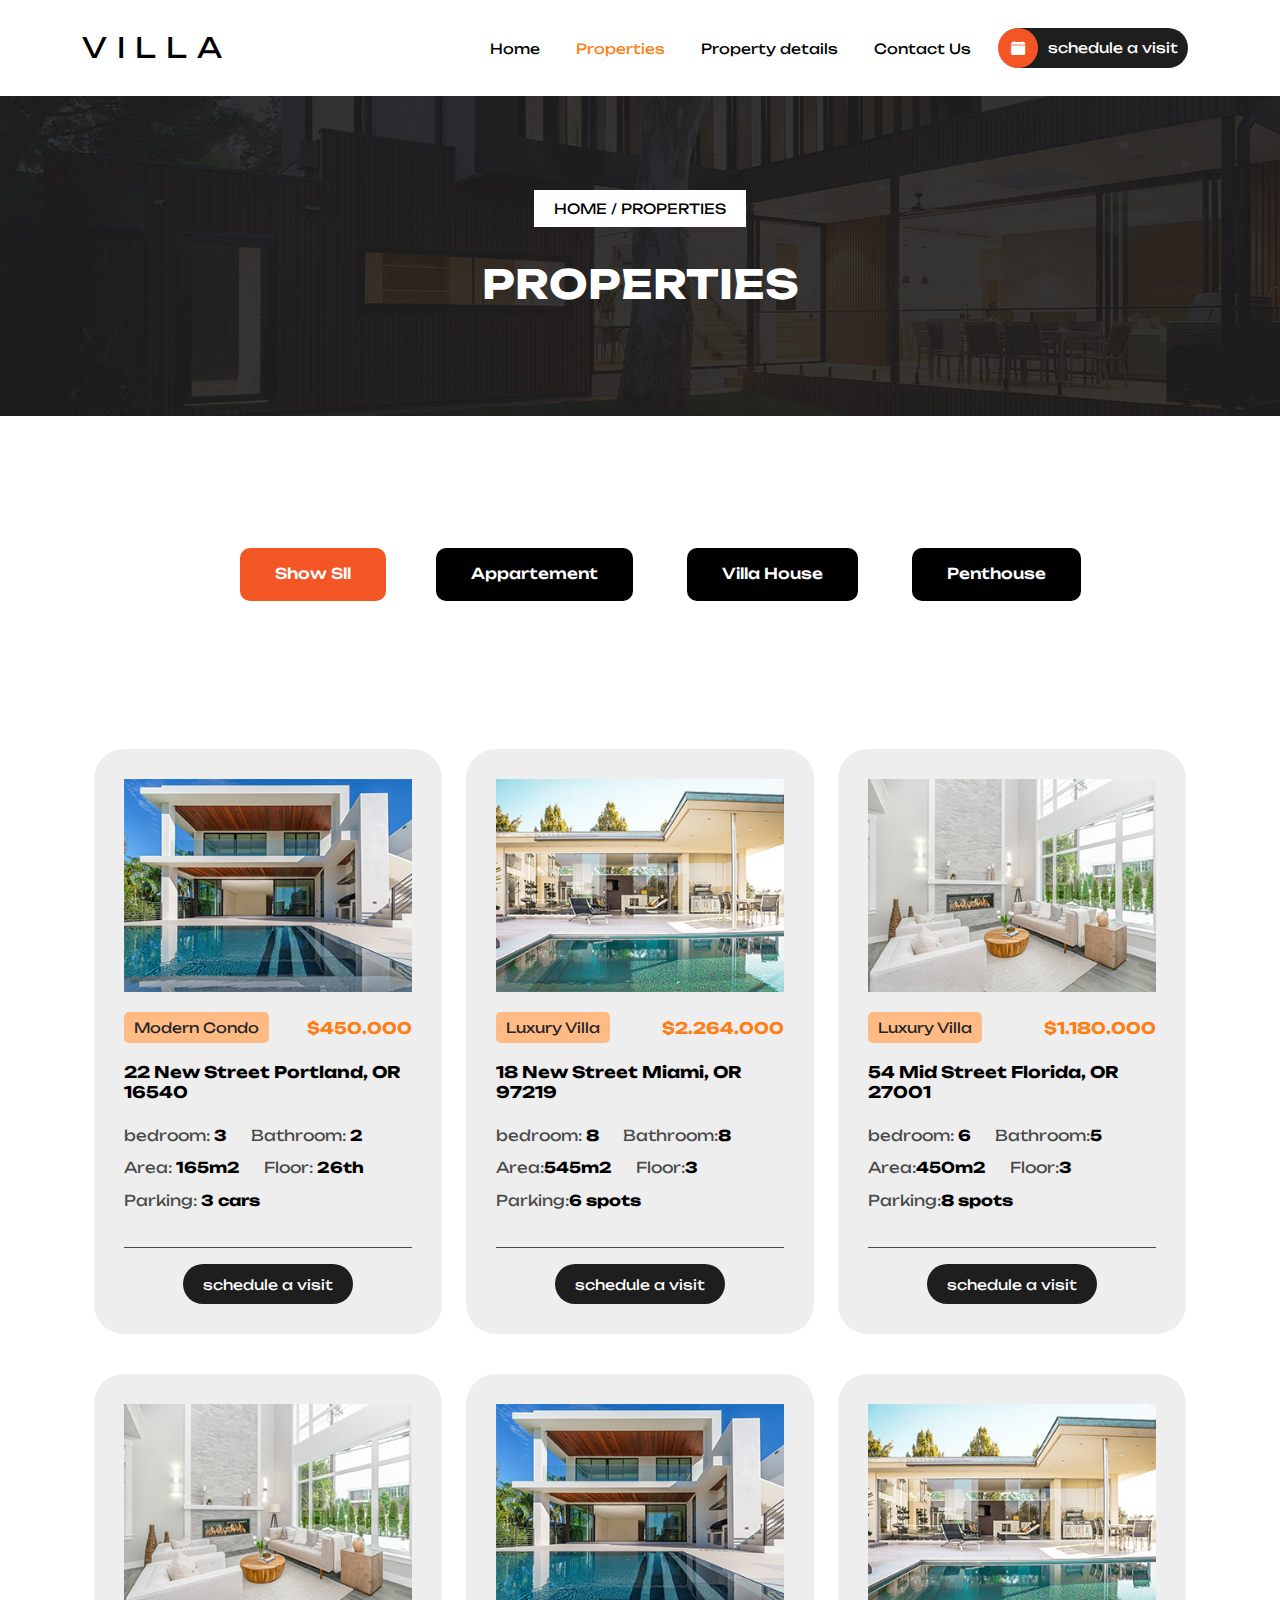
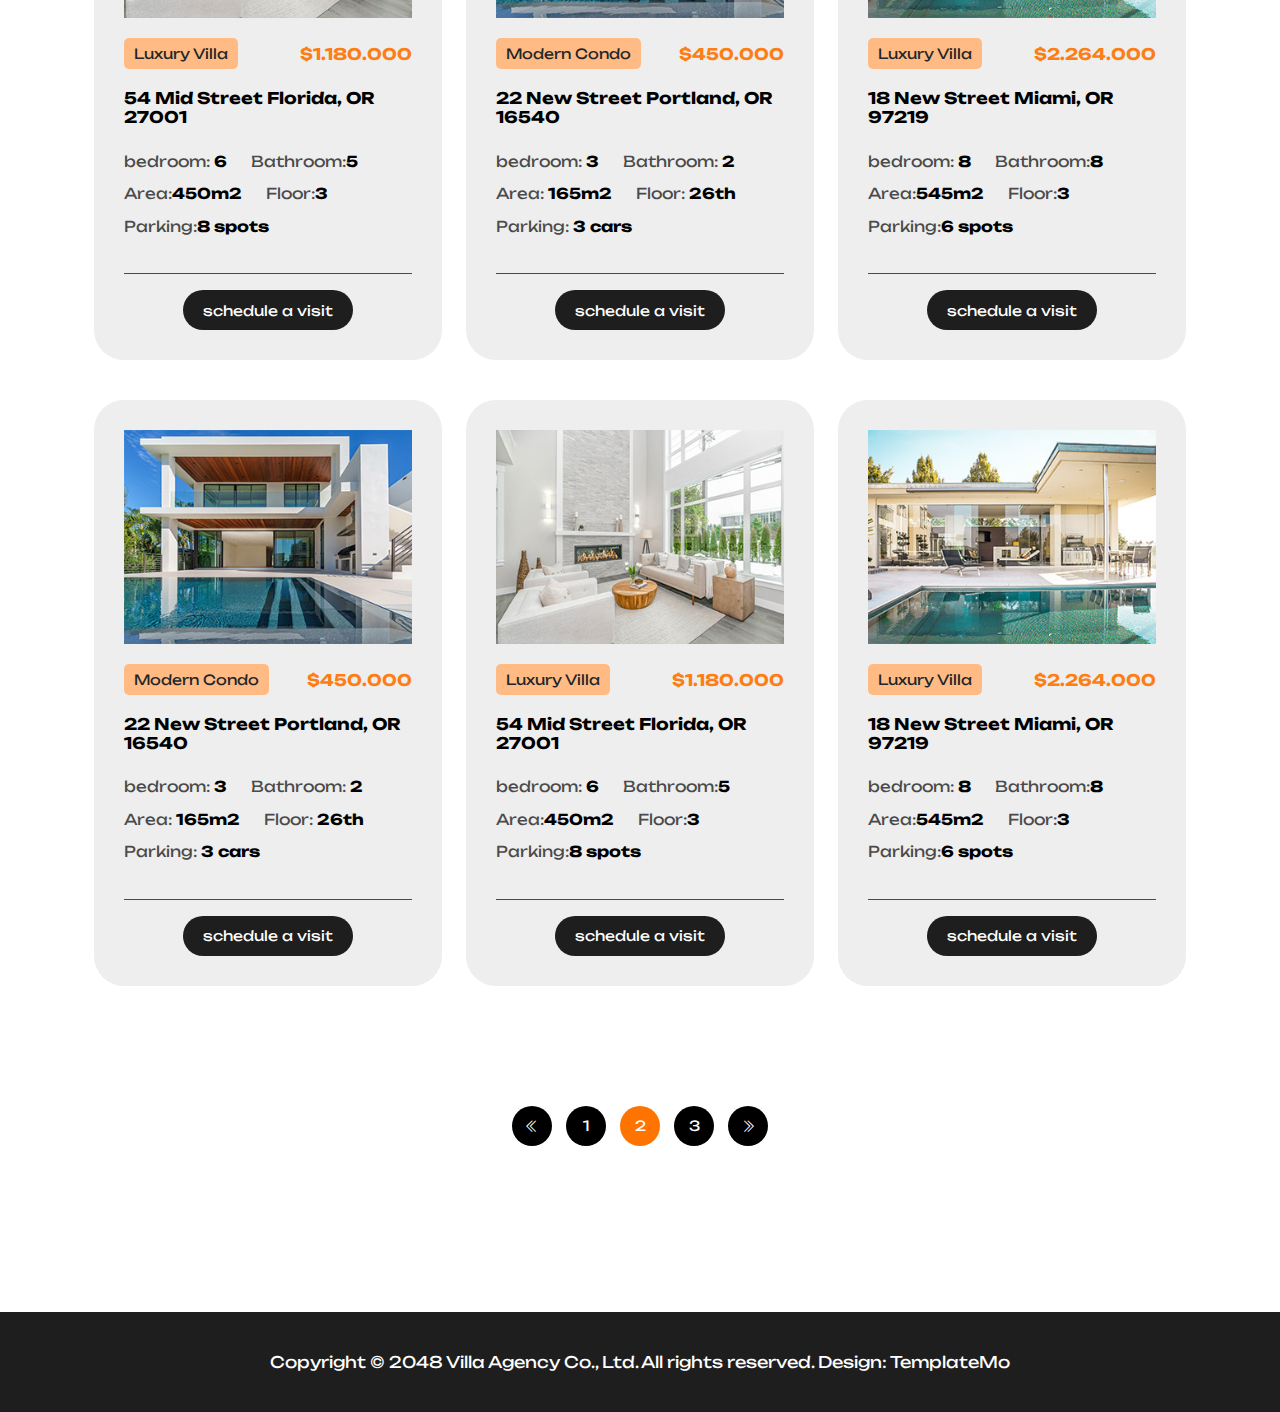
<file: properties.html>
<!DOCTYPE html>
<html lang="en">
<head>
  <meta charset="UTF-8">
  <meta name="viewport" content="width=device-width, initial-scale=1.0">
  <title>Vila</title>
  <link rel="stylesheet" href="css/vila.css">
  <link rel="stylesheet" href="css/all.min.css">
  <link rel="stylesheet" href="css/bootstrap.min.css">
  <link rel="stylesheet" href="css/bootstrap.min.css.map">
  <link rel="preconnect" href="https://fonts.googleapis.com">
  <link rel="preconnect" href="https://fonts.gstatic.com" crossorigin>
  <link href="https://fonts.googleapis.com/css2?family=Unbounded:wght@200;300;400;500;600;700;800;900&display=swap" rel="stylesheet">
  <link rel="stylesheet" href="https://cdn.jsdelivr.net/npm/bootstrap-icons@1.11.1/font/bootstrap-icons.css">
</head>
<body>
  <header>
    <nav class="navbar navbar-expand-lg navbar-light ">
      <div class="container">
      <a class="navbar-brand" href="#">VILLA</a>
      <button class="navbar-toggler" type="button" data-bs-toggle="collapse" data-bs-target="#navbarSupportedContent" aria-controls="navbarSupportedContent" aria-expanded="false" aria-label="Toggle navigation">
        <span class="navbar-toggler-icon"></span>
      </button>
      <div class="collapse navbar-collapse" id="navbarSupportedContent">
        <ul class="navbar-nav ms-auto">
          <li class="nav-item"><a class="nav-link" href="index.html">Home </a></li>
          <li class="nav-item active"><a class="nav-link" href="#">Properties</a></li>
          <li class="nav-item"><a class="nav-link" href="detailes.html">Property details</a></li>
          <li class="nav-item"><a class="nav-link" href="contact.html">Contact Us</a></li>
          <li class="nav-item "><a class="nav-link schedule" href="#"><i class="bi bi-calendar-fill"></i>schedule a visit</a></li> 
        </ul> 
      </div>
    </div>
    </nav>
   </header>
   <!--landing-->
   <div class="landing-properties">
    <div class="container text-center">
      <div class="row">
        <div class="col-lg-12">
        <span class="title">HOME / PROPERTIES</span>
        <h2>PROPERTIES</h2>
        </div>
      </div>
    </div>
   </div>
   <!--landing-->
  <!--Cards filtering-->
  <div class="cards">
<div class="container">
  <div class="row buttons">
    <ul class="properties-filter">
      <li><button class="active" data-name="all">Show Sll</button></liclass=>
      <li><button data-name="app">Appartement</button></li>
      <li><button data-name="villa">Villa House</button></li>
      <li><button data-name="house">Penthouse</button></li>
    </ul>
    <div class="row properties">
      <div class="option col-lg-4 col-md-6"data-name="app" >
        <div class="item">
          <img src="images/property-01.jpg" alt="">
          <div class="spans">
            <span class="house">Modern Condo</span>
            <span class="price">$450.000</span>
          </div>
          <h6><a href="">22 New Street Portland, OR 16540</a></h6>
         <ul>
          <li>bedroom: <span>3</span> </li>
          <li>Bathroom: <span>2</span></li>
          <li>Area: <span>165m2</span></li>
          <li>Floor: <span>26th</span></li>
          <li>Parking: <span>3  cars</span></li>
         </ul>
      <div class="main-button"><a class="nav-link schedule" href="#">schedule a visit</a></div>  
      </div>
      </div>
      <div class="col-lg-4 col-md-6 option"data-name="app">
        <div class="item">
          <img src="images/property-02.jpg" alt="">
          <div class="spans">
            <span class="house">Luxury Villa</span>
            <span class="price">$2.264.000</span>
          </div>
          <h6><a href="">18 New Street Miami, OR 97219</a></h6>
         <ul>
          <li>bedroom: <span>8</span> </li>
          <li>Bathroom:<span>8</span> </li>
          <li>Area:<span>545m2</span> </li>
          <li>Floor:<span>3</span></li>
          <li>Parking:<span>6  spots</span> </li>
         </ul>
         <a class="nav-link schedule" href="#">schedule a visit</a>
      </div>
      </div>
      <div class="col-lg-4 col-md-6 option"data-name="app">
        <div class="item">
        <img src="images/property-04.jpg" alt="">
          <div class="spans">
            <span class="house">Luxury Villa</span>
            <span class="price">$1.180.000</span>
          </div>
          <h6><a href=""> 54 Mid Street Florida, OR 27001</a></h6>
         <ul>
          <li>bedroom: <span>6</span> </li>
          <li>Bathroom:<span>5</span> </li>
          <li>Area:<span>450m2</span> </li>
          <li>Floor:<span>3</span></li>
          <li>Parking:<span>8  spots</span> </li>
         </ul>
         <a class="nav-link schedule" href="#">schedule a visit</a>
      </div>
      </div>
      <div class="col-lg-4 col-md-6 option"data-name="villa">
        <div class="item">
        <img src="images/property-04.jpg" alt="">
          <div class="spans">
            <span class="house">Luxury Villa</span>
            <span class="price">$1.180.000</span>
          </div>
          <h6><a href=""> 54 Mid Street Florida, OR 27001</a></h6>
         <ul>
          <li>bedroom: <span>6</span> </li>
          <li>Bathroom:<span>5</span> </li>
          <li>Area:<span>450m2</span> </li>
          <li>Floor:<span>3</span></li>
          <li>Parking:<span>8  spots</span> </li>
         </ul>
         <a class="nav-link schedule" href="#">schedule a visit</a>
      </div>
      </div>
      <div class="col-lg-4 col-md-6 option"data-name="villa">
        <div class="item">
          <img src="images/property-01.jpg" alt="">
          <div class="spans">
            <span class="house">Modern Condo</span>
            <span class="price">$450.000</span>
          </div>
          <h6><a href="">22 New Street Portland, OR 16540</a></h6>
         <ul>
          <li>bedroom: <span>3</span> </li>
          <li>Bathroom: <span>2</span></li>
          <li>Area: <span>165m2</span></li>
          <li>Floor: <span>26th</span></li>
          <li>Parking: <span>3  cars</span></li>
         </ul>
      <div class="main-button"><a class="nav-link schedule" href="#">schedule a visit</a></div>  
      </div>
      </div>
      <div class="col-lg-4 col-md-6 option"data-name="villa">
        <div class="item">
          <img src="images/property-02.jpg" alt="">
          <div class="spans">
            <span class="house">Luxury Villa</span>
            <span class="price">$2.264.000</span>
          </div>
          <h6><a href="">18 New Street Miami, OR 97219</a></h6>
         <ul>
          <li>bedroom: <span>8</span> </li>
          <li>Bathroom:<span>8</span> </li>
          <li>Area:<span>545m2</span> </li>
          <li>Floor:<span>3</span></li>
          <li>Parking:<span>6  spots</span> </li>
         </ul>
         <a class="nav-link schedule" href="#">schedule a visit</a>
      </div>
      </div>
      <div class="col-lg-4 col-md-6 option"data-name="house">
        <div class="item">
          <img src="images/property-01.jpg" alt="">
          <div class="spans">
            <span class="house">Modern Condo</span>
            <span class="price">$450.000</span>
          </div>
          <h6><a href="">22 New Street Portland, OR 16540</a></h6>
         <ul>
          <li>bedroom: <span>3</span> </li>
          <li>Bathroom: <span>2</span></li>
          <li>Area: <span>165m2</span></li>
          <li>Floor: <span>26th</span></li>
          <li>Parking: <span>3  cars</span></li>
         </ul>
      <div class="main-button"><a class="nav-link schedule" href="#">schedule a visit</a></div>  
      </div>
      </div>
      <div class="col-lg-4 col-md-6 option"data-name="house">
        <div class="item">
        <img src="images/property-04.jpg" alt="">
          <div class="spans">
            <span class="house">Luxury Villa</span>
            <span class="price">$1.180.000</span>
          </div>
          <h6><a href=""> 54 Mid Street Florida, OR 27001</a></h6>
         <ul>
          <li>bedroom: <span>6</span> </li>
          <li>Bathroom:<span>5</span> </li>
          <li>Area:<span>450m2</span> </li>
          <li>Floor:<span>3</span></li>
          <li>Parking:<span>8  spots</span> </li>
         </ul>
         <a class="nav-link schedule" href="#">schedule a visit</a>
      </div>
      </div>
      <div class="col-lg-4 col-md-6 option"data-name="house">
        <div class="item">
          <img src="images/property-02.jpg" alt="">
          <div class="spans">
            <span class="house">Luxury Villa</span>
            <span class="price">$2.264.000</span>
          </div>
          <h6><a href="">18 New Street Miami, OR 97219</a></h6>
         <ul>
          <li>bedroom: <span>8</span> </li>
          <li>Bathroom:<span>8</span> </li>
          <li>Area:<span>545m2</span> </li>
          <li>Floor:<span>3</span></li>
          <li>Parking:<span>6  spots</span> </li>
         </ul>
         <a class="nav-link schedule" href="#">schedule a visit</a>
      </div>
      </div>
    </div>
  </div>
</div>
  </div>
  <!--cards filtering-->
  <div class="swipebtn">
    <div class="container">
      <div class="row">
        <div class="col-12 text-center">
          <ul class="pagination" >
            <li><i class="bi bi-chevron-double-left"></i></li>
            <li>1</li>
            <li class="active">2</li>
            <li>3</li>
            <li><i class="bi bi-chevron-double-right"></i></li>
          </ul>
        </div>
      </div>
    </div>
  </div>
  <!--footer-->
  <footer>
    <div class="container text-center">
    <p>Copyright © 2048 Villa Agency Co., Ltd. All rights reserved. Design: TemplateMo</p>     
    </div>
    </footer>
      
      
  
    
    <!--footer-->
  <script src="js/all.min.js"></script>
  <script src="js/bootstrap.bundle.min.js"></script>
  <script src="js/bootstrap.bundle.min.js.map"></script>
  <script src="js/style.js"></script>
</body>
</html>
</file>
<file: css/vila.css>
*{
  -webkit-box-sizing: border-box;
  -moz-box-sizing: border-box;
  box-sizing: border-box;
  margin: 0;
  padding: 0;
}

html{
  scroll-behavior: smooth;
  
}
body{
  font-family: 'Unbounded', sans-serif !important;
  overflow-x: hidden;
}

a{
  text-decoration:none ;
  color: black;
}
ul{
  list-style: none;
}
.container{
  padding-left: 15px;
  padding-right: 15px;
  margin-left: auto;
  margin-right: auto;
}
/*SMALL*/
@media (min-width:768px){
  .container{
    width: 750px;
  }
}
/*MEDIUM*/
@media (min-width:992px){
  .container{
    width: 970px;
  }
}
/*LARGE*/
@media (min-width: 1200px){
  .container{
    width: 1170px;
  }
}
.first-c{
  color:  #fd7e14;
}
/*header*/
header{
  background-color: white;
  box-shadow: 6px 0px 14px rgba(0, 0, 0, 0.2);
}
header .navbar-brand{
  font-size: 28px;
  letter-spacing: 10px;
  color: black;
}
header .navbar-brand:hover{
  color: black;
}
header .nav-item{
  height: 80px;
  color: white;
  display: flex;
  justify-content: center;
  align-items: center;
  transition: 0.3s;
  padding: 0 10px;
  font-size: 14px;
}
header .navbar-nav{
  display: flex;
  justify-content: center;
  align-items: center;
}
header .nav-item.active .nav-link{
  color:  #fd7e14;
}
header .nav-item:hover .nav-link{
  color:  #fd7e14;
}
header .nav-item .nav-link{
  color: black;
}
header .navbar-toggler{
  background-color: #f35525;
  box-shadow:none !important;
}

header .nav-item .schedule {
  border-radius: 50px;
  height: 40px;
  padding:0 !important;
  padding-right:10px !important ;
  background-color: #1e1e1e !important;
  color: #fff;
  font-size: 14px;
  font-weight: 400; 
  text-transform: none;
  border-radius: 20px;
}
.schedule{
  border-radius: 50px;
  height: 40px;
  padding:0 !important;
  padding-right:10px !important ;
  background-color: #1e1e1e;
  color: #fff;
  font-size: 14px;
  font-weight: 400; 
  text-transform: none;
  border-radius: 20px;
}
.schedule i{
    background-color: #f35525;
    display: inline-block;
    width: 40px;
    height: 40px;
    text-align: center;
    line-height: 40px;
    margin-right: 10px;
    border-radius: 50%;
    margin-left: -1px;
}

header .nav-item:hover  .schedule i{
  color: white;
}
@media (max-width:1200px) {
  header .nav-item:last-child{
    display: none;
  }
}

/*header*/
/*carousel*/
.carousel-item{
  position: relative;
}
.carousel-item .des{
  position: absolute;
  top: 20%;
  left: 20%;
}
.fs-14{
  font-size: 14px;
  width: fit-content;
}
.carousel-p{
  font-size: 60px;
  width: 400px;
  text-align: left;
  font-weight: bold;
  font-family: sans-serif !important;
  color: white;
  margin-top: 30px;
  line-height: 70px;
  letter-spacing: -1px;
}
@media (max-width:992px) {
  .carousel-p{
    font-size: 30px;
    width: 300px;
  }
}
@media (max-width:776px){
  .carousel-p{
    font-size: 16px;
    width: 200px;
    margin-top: 5px;
    line-height: 20px;
  }
}
/*carousel*/
/*featured*/
.featured{
  padding: 100px 0;
}
.featured .col-lg-5 .section {
  margin-left: 10px;
  margin-right: 10px;
 margin-bottom: 50px;
}
.titre {
  color: #ee626b;
  font-size: 15px;
  text-transform: uppercase;
  font-weight: 700;
}


.featured .col-lg-5 .section h6{
  color: #ee626b;
  font-size: 15px;
  text-transform: uppercase;
  font-weight: 700;
}
.featured .col-lg-5 .section h2{
  width: 70%;
  font-size: 40px;
  font-weight: 700;
  text-transform: capitalize;
  margin-top: 20px;
  line-height: 56px;
}
.featured .col-lg-4{
  margin-bottom:70px !important;
}
.featured .col-lg-4  .img{
  position: relative;
}
.featured .col-lg-4  .img img{
  padding-left: 55px;
  width: 100%;
    overflow: hidden;
}
.featured .col-lg-4  .img a{
  display: inline-block;
  width: 110px;
  height: 110px;
  background-color: #f35525;
  line-height: 110px;
  position: absolute;
  text-align: center;
  left: 0;
  bottom: -35px;
  border-radius: 50%;
 
}

.featured .col-lg-4  .img a img{
  max-width: 60px;
  padding: 0px;
}
.featured .col-lg-3{
  border-radius: 10px;
  box-shadow: 0px 0px 15px rgba(0, 0, 0, 0.15);
  padding: 35px 30px;
  height: fit-content;
  
}
.featured ul li:not(:last-child){
  display: block;
  margin-bottom: 35px;
  padding-bottom: 35px;
  border-bottom: 1px solid #eee;
}
.featured ul{
  padding-left: 0 !important;
  margin-bottom: 0rem !important;
}

.f6-cg{
  font-size: 14px;
  color: rgb(192, 192, 192);
}
/*featured*/
/*video*/
.video{
  background-image: url(../images/video-bg.jpg);
  background-repeat: no-repeat;
  background-size: cover;
  background-position: center center;
  padding: 100px 0px 250px 0px;
  position: relative;
}

.video .section-heading h6{
  color: #ee626b;
}
.video .section-heading h2{
  color: white;
  font-size: 40px;
  font-weight: 700;
  text-transform: capitalize;
  margin-top: 20px;
  line-height: 56px;
}
.video-content {
  margin-top: -240px;
}
.video-content .video-frame {
  position: relative;
  box-shadow: 0px 0px 15px rgba(0, 0, 0, 0.15);
  border-radius: 10px;
}
.video-content .video-frame img {
  border-radius: 10px;
  width: 100%;
  overflow: hidden;
}
.video-content .video-frame a{
  display: inline-block;
  position: absolute;
  top: 50%;
  left: 50%;
  transform: translate(-50%,-50%);
  background-color: #eee;
  color: #f35525;
  width: 60px;
  height: 60px;
  border-radius: 50%;
  text-align: center;
  line-height: 60px;
  font-size: 18px;
  outline: 15px solid rgba(254, 85, 37, 0.5);
  
}

/*video*/
/*fun facts*/
.fun-facts .counter{
  background-color: #ffeee9;
  position: relative;
  border-radius: 10px;
  width: 270px;
  padding: 20px ;
  display: inline-block;
  
}
.fun-facts{
  padding: 100px 0;
  text-align: center;
}
.fun-facts .counter h2{
  margin-right: 25px;
  font-size: 40px;
  color: #f35525;
}
.fun-facts .counter h2,
.fun-facts .counter p{
  display: inline-flex;
    vertical-align: middle;
}
.fun-facts .counter p{
  text-align: left;
  font-size: 16px;
  color: #1e1e1e;
  font-weight: 600;
  line-height: 28px;
}
.fun-facts .counter p::after{
  position: absolute;
  content: "";
  background: #f35525;
  width: 50px;
  height: 50px;
  border-radius: 50%;
  top: -25px;
  right: -25px;
}
@media (max-width: 992px){
.fun-facts .counter {
    margin-bottom: 45px;
}}
/*fun facts*/
/*deal*/
.special{
    color: #ee626b;
    font-size: 15px;
    text-transform: uppercase;
    font-weight: 700;
}
.after-spacial{
  font-size: 30px;
  font-weight: 700;
  text-transform: capitalize;
  margin-top: 20px;
  line-height: 56px;
}
.deals {
  background-color: #fafafa;
  padding: 100px 0px;
}

.deals  nav {
  justify-content: end;
  align-items: end;
}
.deals  nav a{
  background-color: black;
  color: white;
  border-radius: 5px;
  padding: 15px ;
  margin: 0 10px;
}
.deals  nav a.active{
  background-color: #f35525;
}



.deals .img {
  margin: 20px 0;
}
.deals .img img {
  padding: 0px 45px;
}
img {
  width: 100%;
  overflow: hidden;
}
.deals  .buttons{
  border-bottom: none !important;
  margin: 30px 0;
  display: flex;
  align-items: center;
  justify-content: center;
  
}
@media (max-width:998px) {
  .deals  .buttons {
    flex-direction: column;
    
   
  }
  .deals  .buttons button{
    margin: 10px 0 !important;
  }
}
.deals  .buttons button{
  margin: 0 20px;
  padding: 15px ;
  border: none;
  background-color: black;
  border-radius: 10px;
  color: white;
  white-space: nowrap;
}
.deals  .buttons button.active{
  background:#f35525; 
  
  }
.deals ul{
  border-radius: 10px;
  box-shadow: 0px 0px 15px rgba(0, 0, 0, 0.15);
  padding: 25px !important;
}
.deals  ul li{
  display: flex;
  justify-content: space-between;
  align-items: center;
  margin-bottom: 24px;
  padding-bottom: 24px;
  border-bottom: 1px solid #eee;
  text-align: left;
  font-size: 15px;
  color: #aaa;
  font-weight: 400;

}
.deals  ul li:last-child{
  margin-bottom: 0px;
  padding-bottom: 0;
  border: none;
}
.deals   img{
  padding: 0 25px;
  
}

.deals  ul li span:first-child{
 font-size: 14px;
 color: #4a4a4a;
 
}
.deals  ul li span:last-child{
  
  font-size: 16px;
  color:#1e1e1e;
  font-weight: 700;
  display: inline-block;
  
}
.deals .schedule{
  border-radius: 50px;
  margin-top: 20px;
  height: 40px;
  padding:0 !important;
  padding-right:20px !important ;
  background-color: #1e1e1e;
  color: #fff;
  font-size: 14px;
  font-weight: 400; 
  text-transform: none;
  border-radius: 20px;
  width: fit-content;
}
.deals .schedule i{
    background-color: #f35525;
    display: inline-block;
    width: 40px;
    height: 40px;
    text-align: center;
    line-height: 40px;
    margin-right: 10px;
    border-radius: 50%;
    margin-left: -1px;
}
.deals  h4{
  font-size: 14px;
    font-weight: 600;
    margin-bottom: 30px;
    margin-top: 30px;
}
.deals  p{
  font-size: 12px;
  line-height: 28px;
  color: #4a4a4a;

}
.deals .tabs-content{
display: none;

}
.deals .tabs-content.show{
  display: flex;
}
.deals .content{
 display: flex;
 overflow: scroll;
 width: 100%;
 justify-content: center;
 
}
/*deal*/
/*properties*/
.properties{
  padding: 100px 0;
}
.properties .item{
  background-color:#eee;
  padding: 30px;
  margin: 20px 0;
  border-radius: 30px;
}
.properties .item img{
  margin-bottom: 20px;
}
.properties .item span.house{
  background-color: #ffbb83;
  padding: 5px 10px;
  font-size: 14px;
  border-radius: 5px;
}
.properties .item .spans{
  display:flex;
  justify-content: space-between;
  align-items: center;
  margin: 0px 0 20px;
}
.properties .item span.price{
  font-size: 16px;
  font-weight: bold;
  color:#fd7e14;
}

.properties .item h6 a{
color: black;
text-decoration: none;
font-size: 16px;
font-weight: bold;
}
.properties .item ul{
  padding: 10px 0 30px !important;
  border-bottom: 1px solid #4a4a4a;
}
.properties .item ul li{
  display: inline-block;
  font-size: 15px;
  color: #4a4a4a;
  margin-right: 20px;
  padding: 5px 0;
}
.properties .item ul li span{
  color: black;
  font-weight: bold;
  font-size: 15px;
}
@media (max-width:998px) {
  .properties .item ul li{
    font-size: 13px;
    margin-right: 10px;
  }
}
.properties  a.schedule{
  border-radius: 50px;
  margin: 0 auto;
  height: 40px;
  padding:0 20px!important;
  
  background-color: #1e1e1e;
  color: #fff;
  font-size: 14px;
  font-weight: 400; 
  text-transform: none;
  border-radius: 20px;
  width: fit-content;
 display: flex;
 justify-content: center;
 align-items: center;
}
.properties .main-button{
  text-align: center;
}
/*properties*/
/*contact*/
.contact{
  background: url('../images/contact-bg.jpg');
  background-repeat: no-repeat;
  background-size: cover;
  padding: 100px 0;
  margin-top: 100px;
  height: 80vh;
  display: flex;
  justify-content: center;
  align-items: center;

}
#contact-form{
margin-left: 30px;
border-radius: 10px;
box-shadow: 0px 0px 15px rgba(0, 0, 0, 0.15);
padding: 35px 30px;
background-color: #fff;
}

.forms  iframe{
border-radius: 10px;
margin-bottom: 40px;
width: 100%;
padding: 0px;
border-width: 0px;
z-index: 1000;


}
 .forms{
  margin-top: -150px;
}
.forms .icons{
border-radius: 10px;
box-shadow: 0px 0px 15px rgba(0, 0, 0, 0.15);
padding: 35px 30px;
background-color: #fff;

}

.forms .email,
.forms .phone{
  margin: 20px 0;
} 
.forms .icons img{
  max-width: 52px;
  float: left;
  margin-right: 25px;
  vertical-align: middle;
  line-height: 30px;
}
.forms .email img{
  margin-top: 5px;
}
.forms .icons span:first-child{
  display: block;
  font-size: 20px;
  font-weight: 600;

}
.forms .icons span:last-child{
  font-size: 14px;
  color: #aaaaaa;
  font-weight: 400;
}
.forms .info{
  border-radius: 10px;
  box-shadow: 0px 0px 15px rgba(0, 0, 0, 0.15);
  padding: 35px 30px;
  background-color: #fff;
  
  }
  .forms .info label{
    display: block;
    margin-bottom: 10px;
    font-size: 14px;

  }
  .forms .info fieldset{
    margin-bottom: 20px
    ;
  }
  .forms .info input{
    padding: 10px 20px;
    background-color:#eee;
    border-radius: 40px;
    font-size: 14px;
    font-weight: 400;
    border: none;
    width: 100%;
   
    outline: none;
  }
  .forms .info input:focus,
  .forms .info textarea:focus{
    box-shadow:  0px 0px 15px rgba(0, 0, 0, 0.447);
    transition: 0.4s;
  }
  .forms .info textarea{
    padding:  15px;
    background-color:#eee;
    margin-bottom: 15px;
    font-size: 14px;
    font-weight: 400;
    border: none;
    width: 100%;
    width: 100%;
    height: 150px;
    max-height: 180px;
    border-radius: 22px;
    resize: vertical;
    outline: none;
  }
  .forms .info button{
    background-color: #1e1e1e;
    height: 44px;
    border-radius: 22px;
    padding: 0px 20px;
    color: #fff;
    border: none;
    font-size: 15px;
    font-weight: 500;
    transition: all .5s;
  }
  .forms .info button:hover{
    background-color: #fd7e14;
  }
/*contact*/
/*footer*/
footer{
  margin-top: 150px;
  background-color: #1e1e1e;
  min-height: 100px;
  color: white;
  
}
footer p{
      text-align: center;
      line-height: 100px;
      color: #fff;
      font-size: 16px;
      font-weight: 400;
      margin: 0 !important;
}
/*footer*/

/*Properties section*/
/*landing*/

.landing-properties{
  background: url(../images/page-heading-bg.jpg);
  background-size: cover;
  background-repeat: no-repeat;
  padding: 100px 0;
}
.landing-properties span.title{
  padding: 10px 20px;
  color: black;
  background-color: white;
  font-size: 14px;
font-weight: normal;
}
.landing-properties h2{
  font-size: 40px;
  color: white;
  margin-top: 40px;
  font-weight: bold;
}
/*landing*/
/*cards filtering*/
.cards{
  margin-top: 120px;
}
.cards  .buttons{
  display: flex;
  justify-content: center;
  align-items: center;

}
.cards .buttons button{
  margin: 0 20px;
  padding: 15px ;
  border: none;
  background-color: black;
  border-radius: 10px;
  color: white;
  white-space: nowrap;
  width: 15%;
}
.cards ul.properties-filter{
  list-style: none;
    text-align: center;
    
}
.cards ul li button{
  display: inline-block;
  margin: 5px 8px;
}
.cards .option.hide{
  display: none;
  transition-delay:0.4s;
}
.cards ul li{
  display: inline-block;text-align: center;
   padding: 12px 25px;
 
  transition: all .3s;
  text-decoration: none;
}
.cards ul li button{
font-size: 15px;
  text-transform: capitalize;
  font-weight: 500;
  color: #fff;
  background-color: #1e1e1e;
  
  border-radius: 5px;
  width: 100% !important;

}
.cards ul li button.active{
  background-color: #f35525;
}
.cards  .buttons button.active{
  background:#f35525; 
  
  }
.swipebtn  ul.pagination {
  
  text-align: center;
  width: 100%;
  display: inline-block;
}
.swipebtn ul li{
  font-size: 14px;
  width: 40px;
  height: 40px;
  background-color: black;
  color: white;
  border-radius: 50%;
  text-align: center;
  line-height: 40px;
  display: inline-block;
  margin: 0px 5px;
  transition: 0.4s;
}
.swipebtn ul li:hover {
  background-color: #ff7301;
}
.swipebtn ul li.active{
  background-color: #ff7301;
}
/*cards filtering*/
/*Properties section*/

.details{
  margin-top: 100px;
}


.details .main-content span.category {
  background-color: #fbd9cf;
  font-weight: 500;
  border-radius: 5px;
  font-size: 14px;
  color: #1e1e1e;
  padding: 5px 12px;
  display: inline-block;
  margin-top: 40px;
}
.details .main-content h4{
  font-size: 25px ;
  margin: 25px 0 40px;
  font-weight: bold;
  padding-bottom: 40px;
  border-bottom: 1px solid #eee;
}
.details .main-content p{
  font-size: 14px;
  line-height: 28px;
  color: #4a4a4a;
}
.details .info-table {
  border-radius: 10px;
  box-shadow: 0px 0px 15px rgba(0, 0, 0, 0.15);
  padding: 35px 30px;
  margin-left: 60px;
}
.details .info-table ul li {
  display: block;
  margin-bottom: 35px;
  padding-bottom: 35px;
  border-bottom: 1px solid #eee;
}
.details .info-table ul li img {
  float: left;
  margin-right: 25px;
  width: 100%;
    overflow: hidden;
}
.details .info-table ul li h4 {
  font-size: 22px;
  font-weight: 600;
}
.details .info-table ul li h4 span {
  font-size: 15px;
  color: #aaa;
  font-weight: 400;
}
 .form{
  margin-top: 30px !important;
}


#contact-form{
margin-left: 30px;
border-radius: 10px;
box-shadow: 0px 0px 15px rgba(0, 0, 0, 0.15);
padding: 35px 30px;
background-color: #fff;
}

.form  iframe{
border-radius: 10px;
margin-bottom: 40px;
width: 100%;
padding: 0px;
border-width: 0px;
z-index: 1000;


}

.form .icons{
  border-radius: 10px;
  box-shadow: 0px 0px 15px rgba(0, 0, 0, 0.15);
  padding: 35px 30px;
  background-color: #fff;
  display: inline-block;
  min-width: 360px;
  margin: 30px 0;
}
@media (max-width:992px) {
  .form .icons{
 display: none;
}
}

.form .icons img{
  max-width: 52px;
  float: left;
  margin-right: 25px;
  vertical-align: middle;
  line-height: 30px;
}
.form .email img{
  margin-top: 5px;
}
.form .icons span:first-child{
  display: block;
  font-size: 20px;
  font-weight: 600;

}
.form .icons span:last-child{
  font-size: 14px;
  color: #aaaaaa;
  font-weight: 400;
}
.form .info{
  border-radius: 10px;
  box-shadow: 0px 0px 15px rgba(0, 0, 0, 0.15);
  padding: 35px 30px;
  background-color: #fff;
  
  }
  .form .info label{
    display: block;
    margin-bottom: 10px;
    font-size: 14px;

  }
  .form .info fieldset{
    margin-bottom: 20px
    ;
  }
  .form .info input{
    padding: 10px 20px;
    background-color:#eee;
    border-radius: 40px;
    font-size: 14px;
    font-weight: 400;
    border: none;
    width: 100%;
   
    outline: none;
  }
  .form .info input:focus,
  .form .info textarea:focus{
    box-shadow:  0px 0px 15px rgba(0, 0, 0, 0.447);
    transition: 0.4s;
  }
  .form .info textarea{
    padding:  15px;
    background-color:#eee;
    margin-bottom: 15px;
    font-size: 14px;
    font-weight: 400;
    border: none;
    width: 100%;
    width: 100%;
    height: 150px;
    max-height: 180px;
    border-radius: 22px;
    resize: vertical;
    outline: none;
  }
  .form .info button{
    background-color: #1e1e1e;
    height: 44px;
    border-radius: 22px;
    padding: 0px 20px;
    color: #fff;
    border: none;
    font-size: 15px;
    font-weight: 500;
    transition: all .5s;
  }
  .form .info button:hover{
    background-color: #fd7e14;
  }
  .form h2{
    font-size: 25px !important;
    line-height: 50px;
  }
  .form p{
    font-size: 14px;
    line-height: 28px;
    color: #4a4a4a;
    margin: 50px 0;
  }
  .map{
    height: 400px;
  }
 .map iframe{
    border-radius: 10px;
    margin-top: 40px;
    width: 100%;
    height: 100%;
    padding: 0px;
    border-width: 0px;
    width: 100%;
}
header.sticky{
  position: fixed;
  background: rgba(255, 183, 119, 0.2);
  border-radius: 16px;
  box-shadow: 0 4px 30px rgba(0, 0, 0, 0.1);
  backdrop-filter: blur(5px);
  -webkit-backdrop-filter: blur(5px);
  border: 1px solid rgba(255, 183, 119, 0.3);;
  width: 100%;
  transition: all 0.5s;
}
</file>
